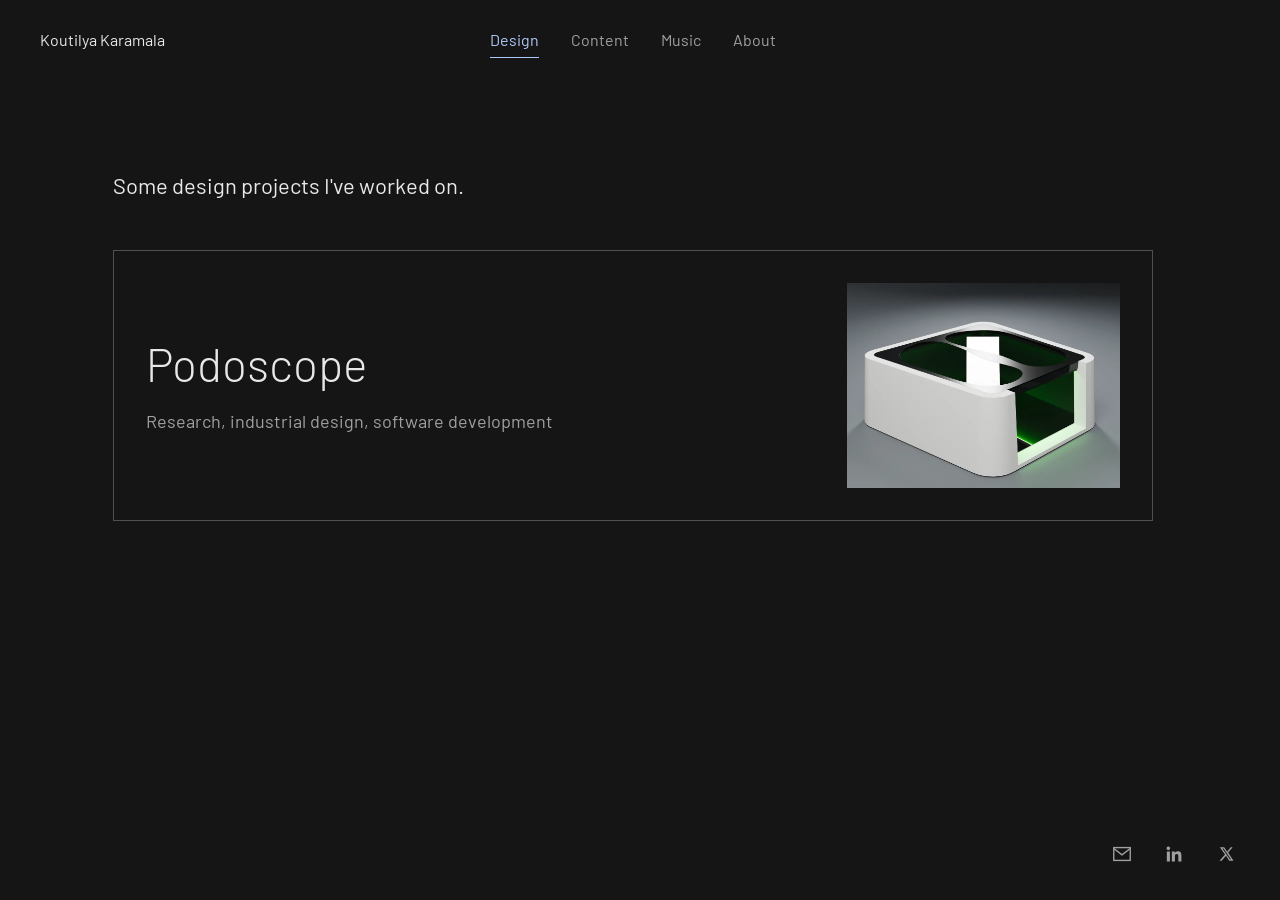
<file: Portfolio/index.html>
<!DOCTYPE html>
<html lang="en"><head><meta charset="utf-8"><meta name="viewport" content="width=device-width, initial-scale=1"><meta name="color-scheme" content="dark"><meta name="description" content="Design projects, video essays, and music by Koutilya Karamala."><title>Design | Koutilya Karamala</title><link rel="preload" href="fonts/barlow/barlow-400.ttf" as="font" type="font/ttf" crossorigin><link rel="stylesheet" href="styles.css"></head><body><a class="skip-link" href="#main-content">Skip to content</a><header><a class="site-name" href="index.html">Koutilya Karamala</a><nav aria-label="Main navigation"><a href="index.html" aria-current="page">Design</a><a href="content.html">Content</a><a href="music.html">Music</a><a href="about.html">About</a></nav></header><main id="main-content" tabindex="-1"><h1 class="sr-only">Design</h1><p class="intro">Some design projects I've worked on.</p><section class="projects" aria-label="Design projects">
<a class="project project-horizontal" href="podoscope.html">
  <div class="project-copy"><h2>Podoscope</h2><p class="project-subtitle">Research, industrial design, software development</p></div>
  <div class="thumbnail"><img src="images/podoscope/studio-round/0001.webp" width="1440" height="810" alt="Studio render of the Podoscope exterior" decoding="async"></div>
</a>
</section></main><footer aria-label="Contact"><a href="mailto:koutilya.karamala2024@bitsdesign.edu.in" aria-label="Email"><svg viewBox="0 0 24 24" fill="none" stroke="currentColor" stroke-width="1.5" aria-hidden="true"><rect x="3" y="5" width="18" height="14"/><path d="m3 6 9 7 9-7"/></svg></a><a href="https://www.linkedin.com/in/koutilya-karamala-a9b812314/" aria-label="LinkedIn" target="_blank" rel="noopener noreferrer"><svg viewBox="0 0 24 24" fill="currentColor" aria-hidden="true"><path d="M5.2 3a2.2 2.2 0 1 0 0 4.4 2.2 2.2 0 0 0 0-4.4ZM3.4 9h3.7v12H3.4V9Zm6 0H13v1.6c.5-.9 1.7-1.9 3.5-1.9 3.7 0 4.4 2.4 4.4 5.5V21h-3.7v-6c0-1.4 0-3.1-1.9-3.1s-2.2 1.5-2.2 3V21H9.4V9Z"/></svg></a><a href="https://x.com/zero1state" aria-label="X" target="_blank" rel="noopener noreferrer"><svg viewBox="0 0 24 24" fill="currentColor" aria-hidden="true"><path d="M18.9 2H22l-6.8 7.8L23.2 22h-6.3L12 14.6 5.5 22H2.3l8.2-9.4L2.8 2h6.5l4.5 6.8L18.9 2Zm-1.1 18h1.7L8.3 3.9H6.5L17.8 20Z"/></svg></a></footer></body></html>
</file>
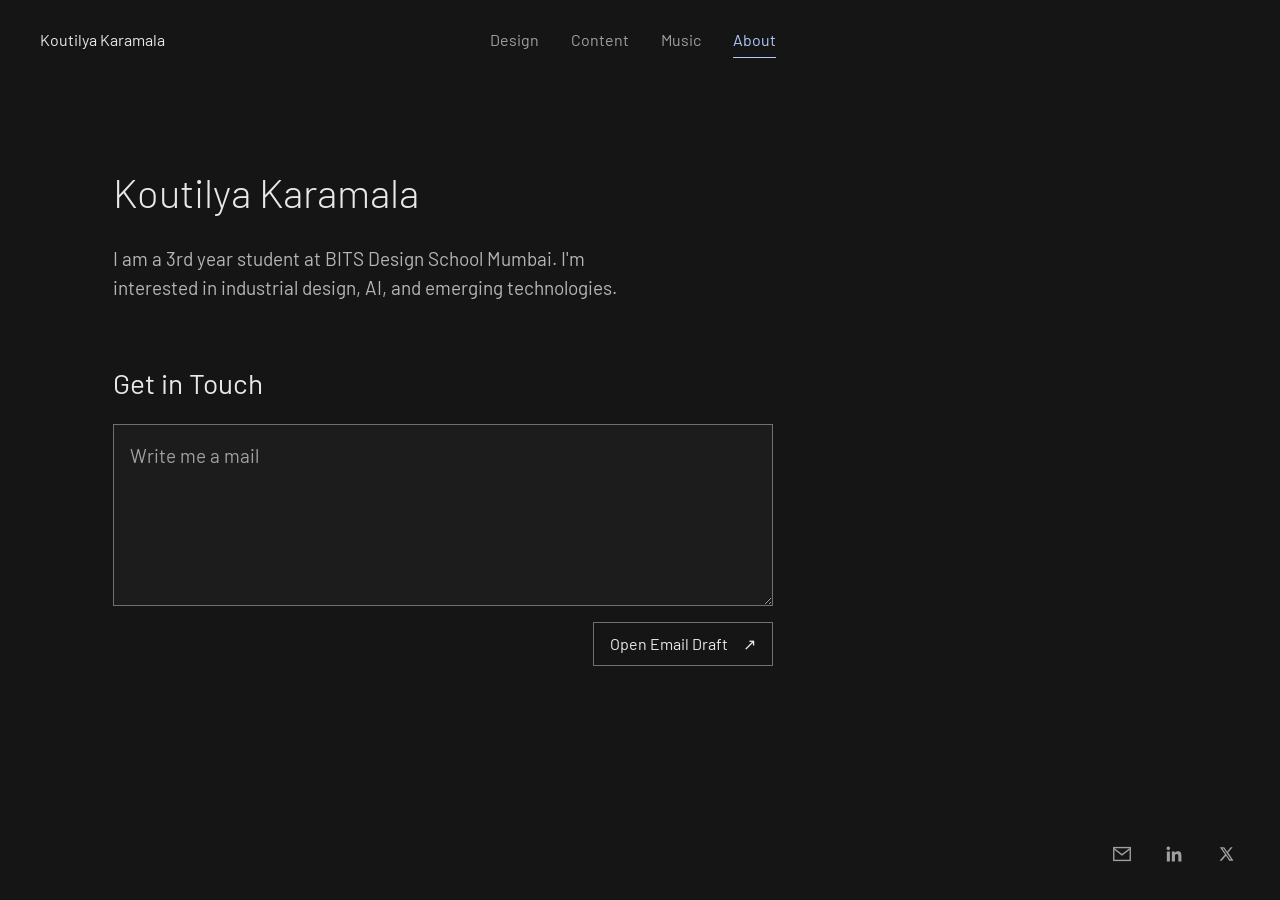
<file: Portfolio/about.html>
<!DOCTYPE html>
<html lang="en"><head><meta charset="utf-8"><meta name="viewport" content="width=device-width, initial-scale=1"><meta name="color-scheme" content="dark"><meta name="description" content="Design projects, video essays, and music by Koutilya Karamala."><title>About | Koutilya Karamala</title><link rel="preload" href="fonts/barlow/barlow-400.ttf" as="font" type="font/ttf" crossorigin><link rel="stylesheet" href="styles.css"></head><body><a class="skip-link" href="#main-content">Skip to content</a><header><a class="site-name" href="index.html">Koutilya Karamala</a><nav aria-label="Main navigation"><a href="index.html">Design</a><a href="content.html">Content</a><a href="music.html">Music</a><a href="about.html" aria-current="page">About</a></nav></header><main id="main-content" tabindex="-1"><div class="simple"><h1>Koutilya Karamala</h1><p>I am a 3rd year student at BITS Design School Mumbai. I'm interested in industrial design, AI, and emerging technologies.</p></div>
<section class="contact-section" aria-labelledby="contact-title">
<h2 id="contact-title">Get in Touch</h2>
<form id="contact-form">
<label class="sr-only" for="message">Write me a mail</label>
<textarea id="message" name="message" rows="5" maxlength="5000" required placeholder="Write me a mail"></textarea>
<div class="form-actions"><button type="submit">Open Email Draft <span aria-hidden="true">↗</span></button></div>

</form>
</section></main><script src="contact.js" defer></script><footer aria-label="Contact"><a href="mailto:koutilya.karamala2024@bitsdesign.edu.in" aria-label="Email"><svg viewBox="0 0 24 24" fill="none" stroke="currentColor" stroke-width="1.5" aria-hidden="true"><rect x="3" y="5" width="18" height="14"/><path d="m3 6 9 7 9-7"/></svg></a><a href="https://www.linkedin.com/in/koutilya-karamala-a9b812314/" aria-label="LinkedIn" target="_blank" rel="noopener noreferrer"><svg viewBox="0 0 24 24" fill="currentColor" aria-hidden="true"><path d="M5.2 3a2.2 2.2 0 1 0 0 4.4 2.2 2.2 0 0 0 0-4.4ZM3.4 9h3.7v12H3.4V9Zm6 0H13v1.6c.5-.9 1.7-1.9 3.5-1.9 3.7 0 4.4 2.4 4.4 5.5V21h-3.7v-6c0-1.4 0-3.1-1.9-3.1s-2.2 1.5-2.2 3V21H9.4V9Z"/></svg></a><a href="https://x.com/zero1state" aria-label="X" target="_blank" rel="noopener noreferrer"><svg viewBox="0 0 24 24" fill="currentColor" aria-hidden="true"><path d="M18.9 2H22l-6.8 7.8L23.2 22h-6.3L12 14.6 5.5 22H2.3l8.2-9.4L2.8 2h6.5l4.5 6.8L18.9 2Zm-1.1 18h1.7L8.3 3.9H6.5L17.8 20Z"/></svg></a></footer></body></html>
</file>
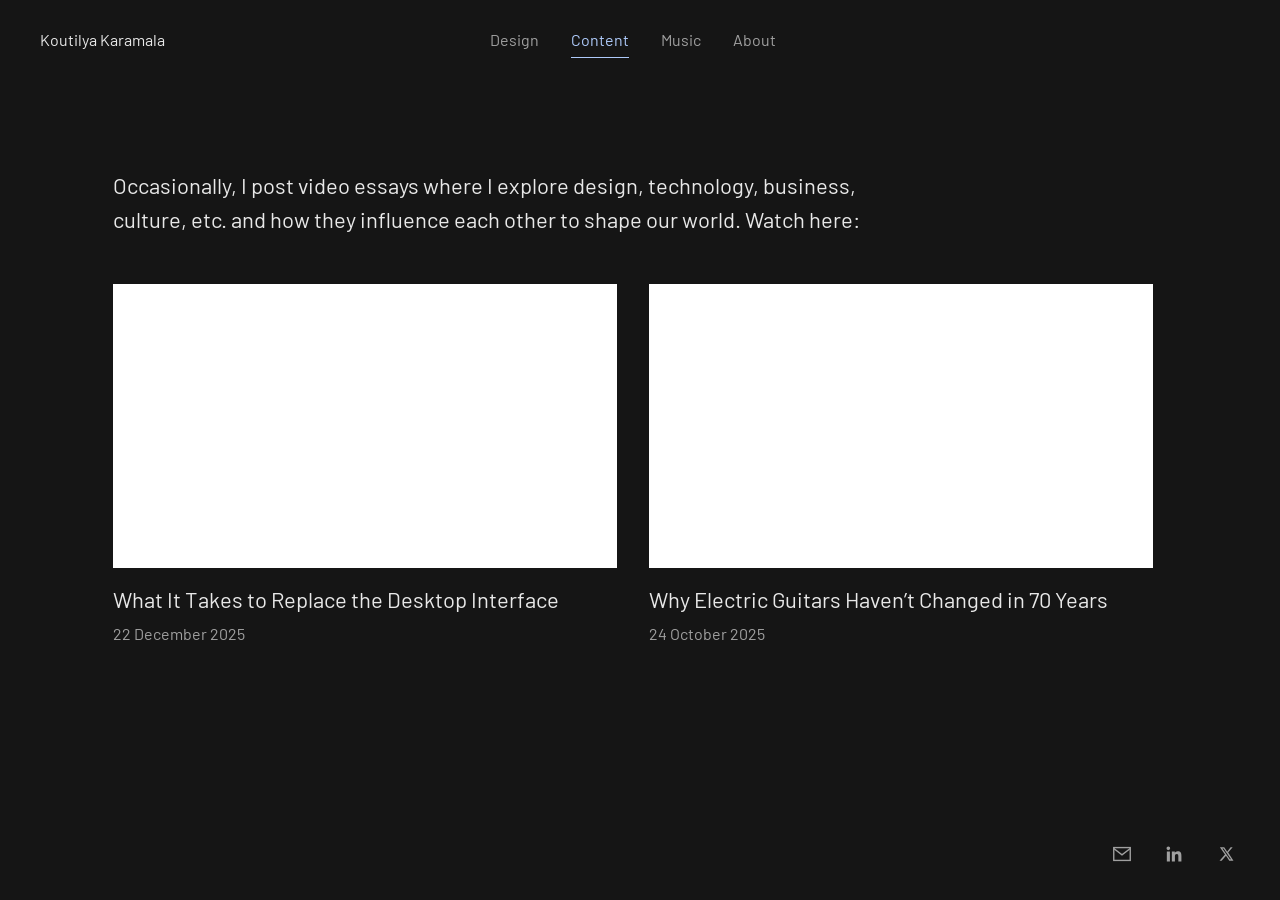
<file: Portfolio/content.html>
<!DOCTYPE html>
<html lang="en"><head><meta charset="utf-8"><meta name="viewport" content="width=device-width, initial-scale=1"><meta name="color-scheme" content="dark"><meta name="description" content="Design projects, video essays, and music by Koutilya Karamala."><title>Content | Koutilya Karamala</title><link rel="preload" href="fonts/barlow/barlow-400.ttf" as="font" type="font/ttf" crossorigin><link rel="stylesheet" href="styles.css"></head><body><a class="skip-link" href="#main-content">Skip to content</a><header><a class="site-name" href="index.html">Koutilya Karamala</a><nav aria-label="Main navigation"><a href="index.html">Design</a><a href="content.html" aria-current="page">Content</a><a href="music.html">Music</a><a href="about.html">About</a></nav></header><main id="main-content" tabindex="-1"><h1 class="sr-only">Content</h1><p class="intro video-intro">Occasionally, I post video essays where I explore design, technology, business, culture, etc. and how they influence each other to shape our world. Watch here:</p><section class="video-grid" aria-label="Video essays"><article class="video-widget">
<iframe src="https://www.youtube-nocookie.com/embed/qJjPBYTtaFE" title="What It Takes to Replace the Desktop Interface" loading="lazy" allow="accelerometer; autoplay; clipboard-write; encrypted-media; gyroscope; picture-in-picture; web-share" referrerpolicy="strict-origin-when-cross-origin" allowfullscreen></iframe>
<h2><a href="https://www.youtube.com/watch?v=qJjPBYTtaFE" target="_blank" rel="noopener noreferrer">What It Takes to Replace the Desktop Interface</a></h2>
<p class="video-date"><time datetime="2025-12-22">22 December 2025</time></p>
</article><article class="video-widget">
<iframe src="https://www.youtube-nocookie.com/embed/u8RiTBORf6I" title="Why Electric Guitars Haven’t Changed in 70 Years" loading="lazy" allow="accelerometer; autoplay; clipboard-write; encrypted-media; gyroscope; picture-in-picture; web-share" referrerpolicy="strict-origin-when-cross-origin" allowfullscreen></iframe>
<h2><a href="https://www.youtube.com/watch?v=u8RiTBORf6I" target="_blank" rel="noopener noreferrer">Why Electric Guitars Haven’t Changed in 70 Years</a></h2>
<p class="video-date"><time datetime="2025-10-24">24 October 2025</time></p>
</article></section></main><footer aria-label="Contact"><a href="mailto:koutilya.karamala2024@bitsdesign.edu.in" aria-label="Email"><svg viewBox="0 0 24 24" fill="none" stroke="currentColor" stroke-width="1.5" aria-hidden="true"><rect x="3" y="5" width="18" height="14"/><path d="m3 6 9 7 9-7"/></svg></a><a href="https://www.linkedin.com/in/koutilya-karamala-a9b812314/" aria-label="LinkedIn" target="_blank" rel="noopener noreferrer"><svg viewBox="0 0 24 24" fill="currentColor" aria-hidden="true"><path d="M5.2 3a2.2 2.2 0 1 0 0 4.4 2.2 2.2 0 0 0 0-4.4ZM3.4 9h3.7v12H3.4V9Zm6 0H13v1.6c.5-.9 1.7-1.9 3.5-1.9 3.7 0 4.4 2.4 4.4 5.5V21h-3.7v-6c0-1.4 0-3.1-1.9-3.1s-2.2 1.5-2.2 3V21H9.4V9Z"/></svg></a><a href="https://x.com/zero1state" aria-label="X" target="_blank" rel="noopener noreferrer"><svg viewBox="0 0 24 24" fill="currentColor" aria-hidden="true"><path d="M18.9 2H22l-6.8 7.8L23.2 22h-6.3L12 14.6 5.5 22H2.3l8.2-9.4L2.8 2h6.5l4.5 6.8L18.9 2Zm-1.1 18h1.7L8.3 3.9H6.5L17.8 20Z"/></svg></a></footer></body></html>
</file>
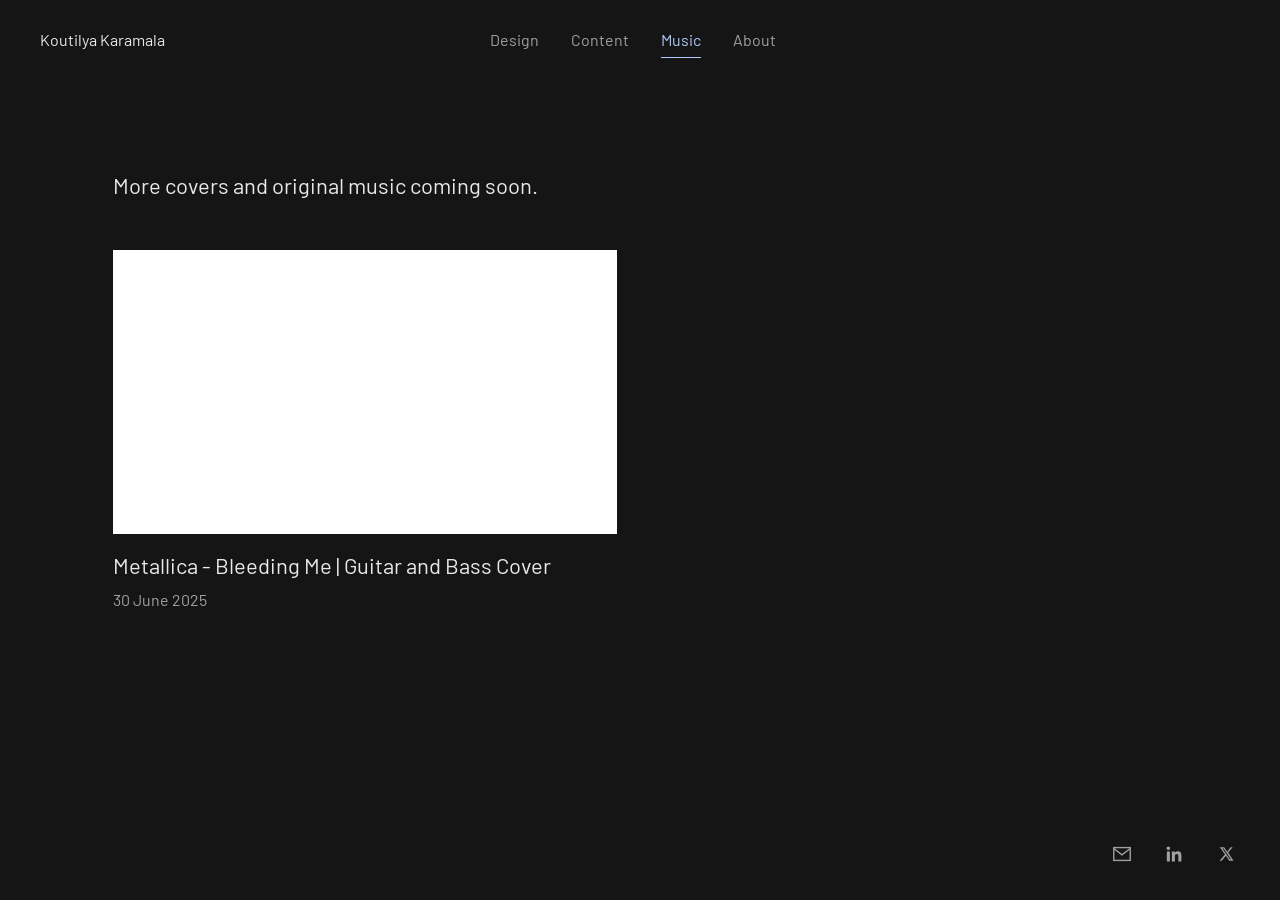
<file: Portfolio/music.html>
<!DOCTYPE html>
<html lang="en"><head><meta charset="utf-8"><meta name="viewport" content="width=device-width, initial-scale=1"><meta name="color-scheme" content="dark"><meta name="description" content="Design projects, video essays, and music by Koutilya Karamala."><title>Music | Koutilya Karamala</title><link rel="preload" href="fonts/barlow/barlow-400.ttf" as="font" type="font/ttf" crossorigin><link rel="stylesheet" href="styles.css"></head><body><a class="skip-link" href="#main-content">Skip to content</a><header><a class="site-name" href="index.html">Koutilya Karamala</a><nav aria-label="Main navigation"><a href="index.html">Design</a><a href="content.html">Content</a><a href="music.html" aria-current="page">Music</a><a href="about.html">About</a></nav></header><main id="main-content" tabindex="-1"><h1 class="sr-only">Music</h1><p class="intro video-intro">More covers and original music coming soon.</p><section class="video-grid" aria-label="Music videos"><article class="video-widget">
<iframe src="https://www.youtube-nocookie.com/embed/ipsCfWxxFDY" title="Metallica - Bleeding Me | Guitar and Bass Cover" loading="lazy" allow="accelerometer; autoplay; clipboard-write; encrypted-media; gyroscope; picture-in-picture; web-share" referrerpolicy="strict-origin-when-cross-origin" allowfullscreen></iframe>
<h2><a href="https://www.youtube.com/watch?v=ipsCfWxxFDY" target="_blank" rel="noopener noreferrer">Metallica - Bleeding Me | Guitar and Bass Cover</a></h2>
<p class="video-date"><time datetime="2025-06-30">30 June 2025</time></p>
</article></section></main><footer aria-label="Contact"><a href="mailto:koutilya.karamala2024@bitsdesign.edu.in" aria-label="Email"><svg viewBox="0 0 24 24" fill="none" stroke="currentColor" stroke-width="1.5" aria-hidden="true"><rect x="3" y="5" width="18" height="14"/><path d="m3 6 9 7 9-7"/></svg></a><a href="https://www.linkedin.com/in/koutilya-karamala-a9b812314/" aria-label="LinkedIn" target="_blank" rel="noopener noreferrer"><svg viewBox="0 0 24 24" fill="currentColor" aria-hidden="true"><path d="M5.2 3a2.2 2.2 0 1 0 0 4.4 2.2 2.2 0 0 0 0-4.4ZM3.4 9h3.7v12H3.4V9Zm6 0H13v1.6c.5-.9 1.7-1.9 3.5-1.9 3.7 0 4.4 2.4 4.4 5.5V21h-3.7v-6c0-1.4 0-3.1-1.9-3.1s-2.2 1.5-2.2 3V21H9.4V9Z"/></svg></a><a href="https://x.com/zero1state" aria-label="X" target="_blank" rel="noopener noreferrer"><svg viewBox="0 0 24 24" fill="currentColor" aria-hidden="true"><path d="M18.9 2H22l-6.8 7.8L23.2 22h-6.3L12 14.6 5.5 22H2.3l8.2-9.4L2.8 2h6.5l4.5 6.8L18.9 2Zm-1.1 18h1.7L8.3 3.9H6.5L17.8 20Z"/></svg></a></footer></body></html>
</file>
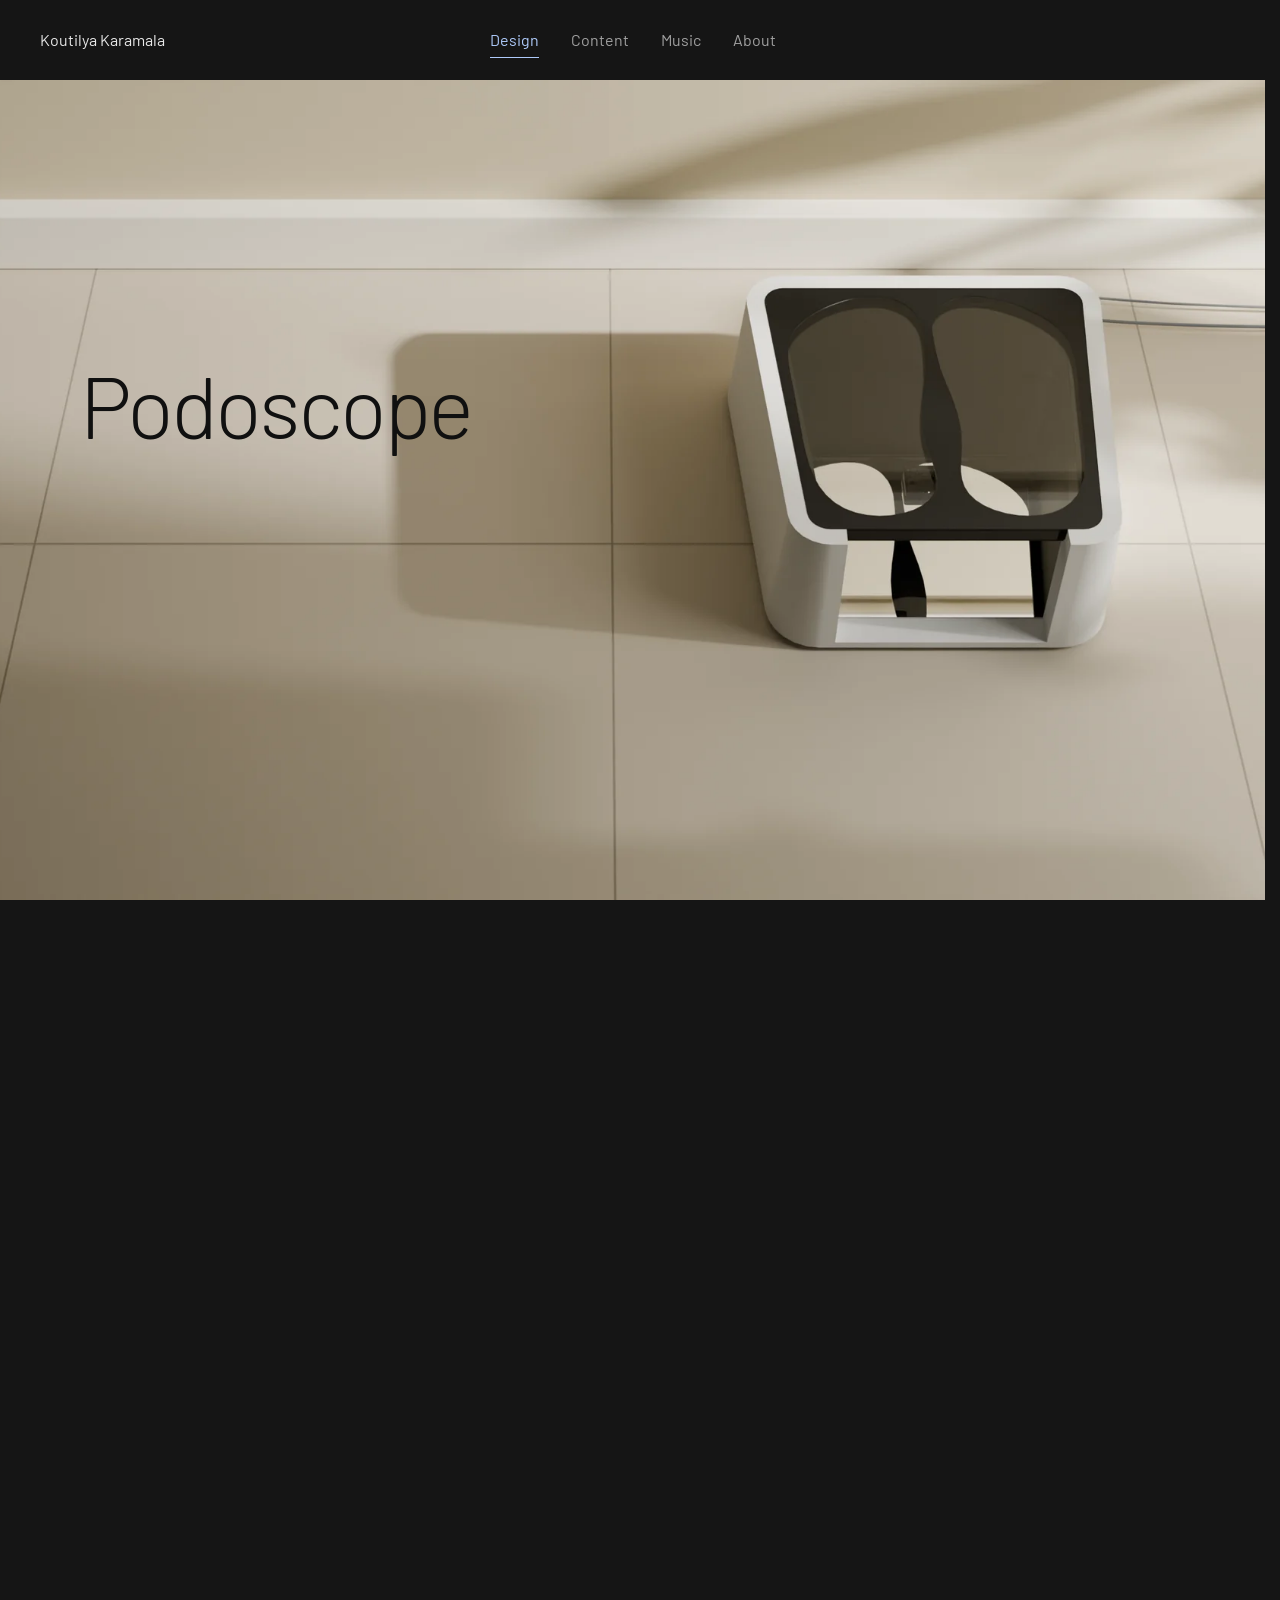
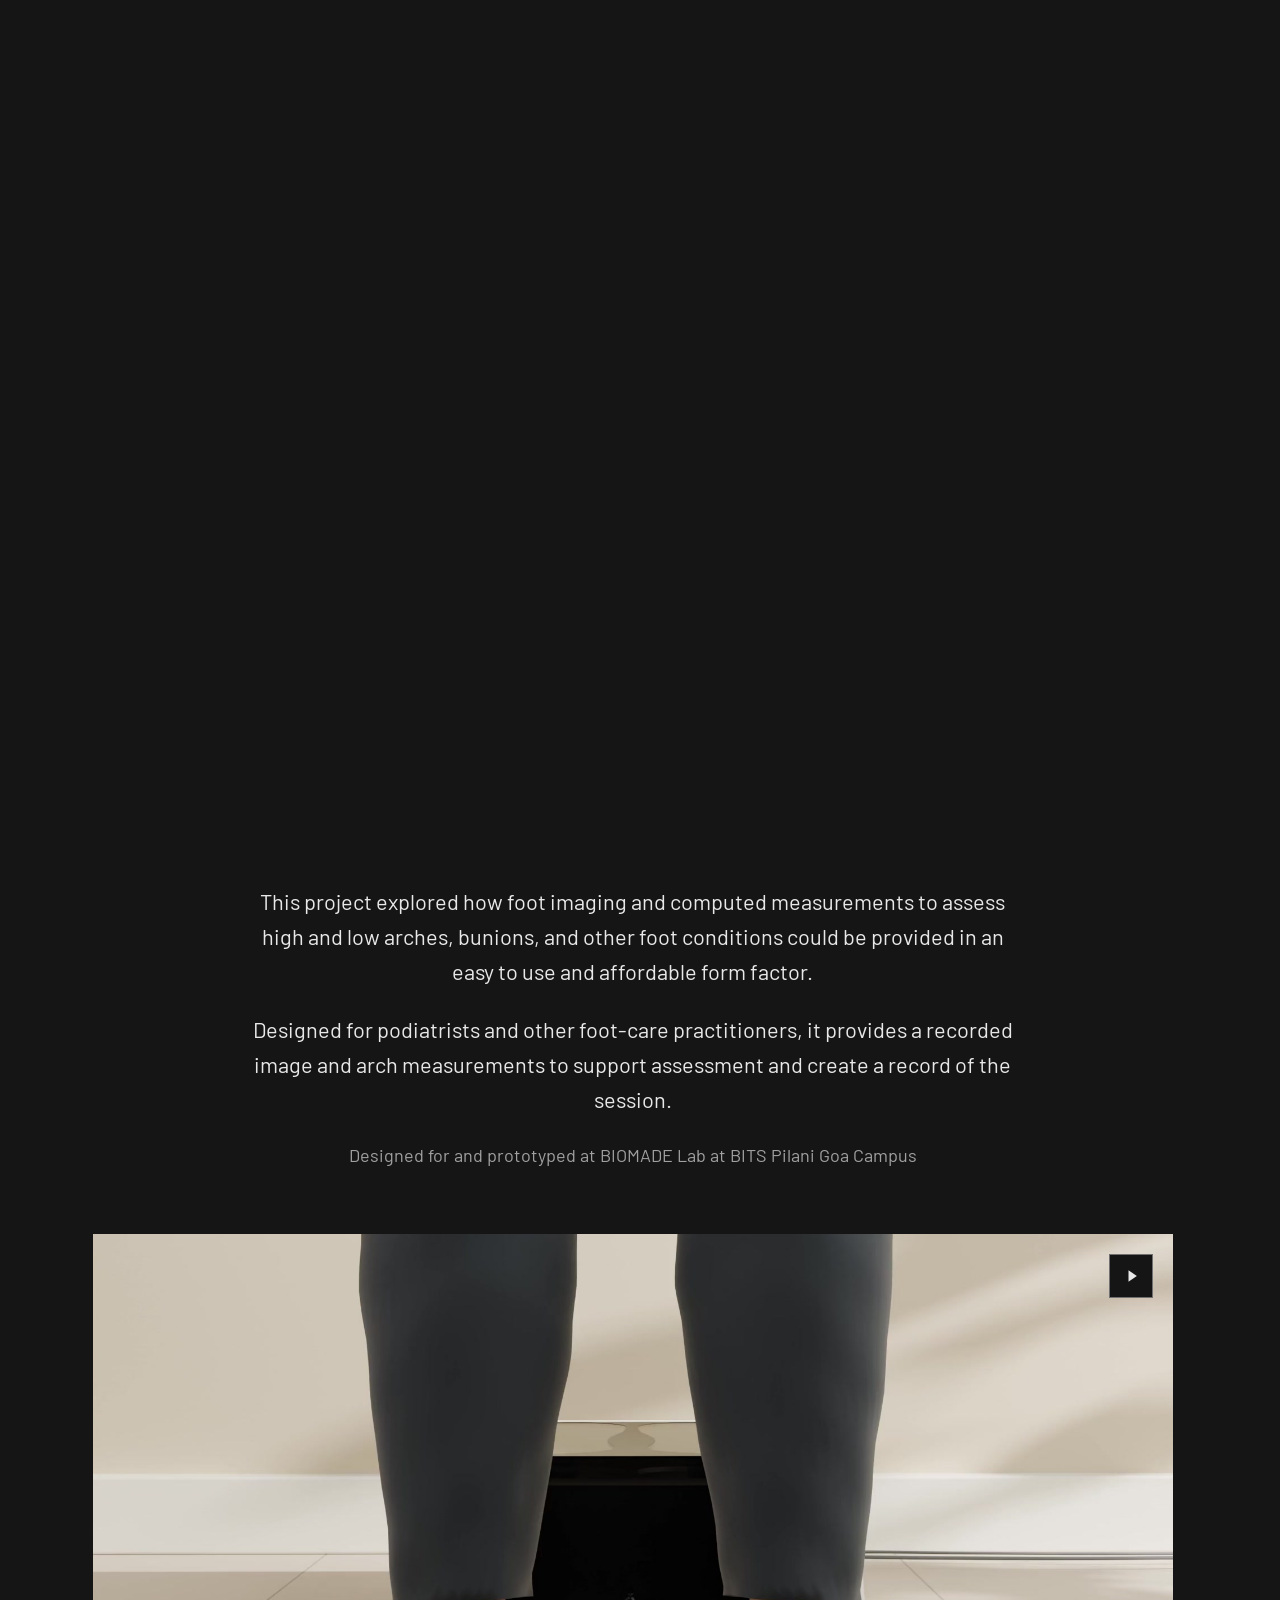
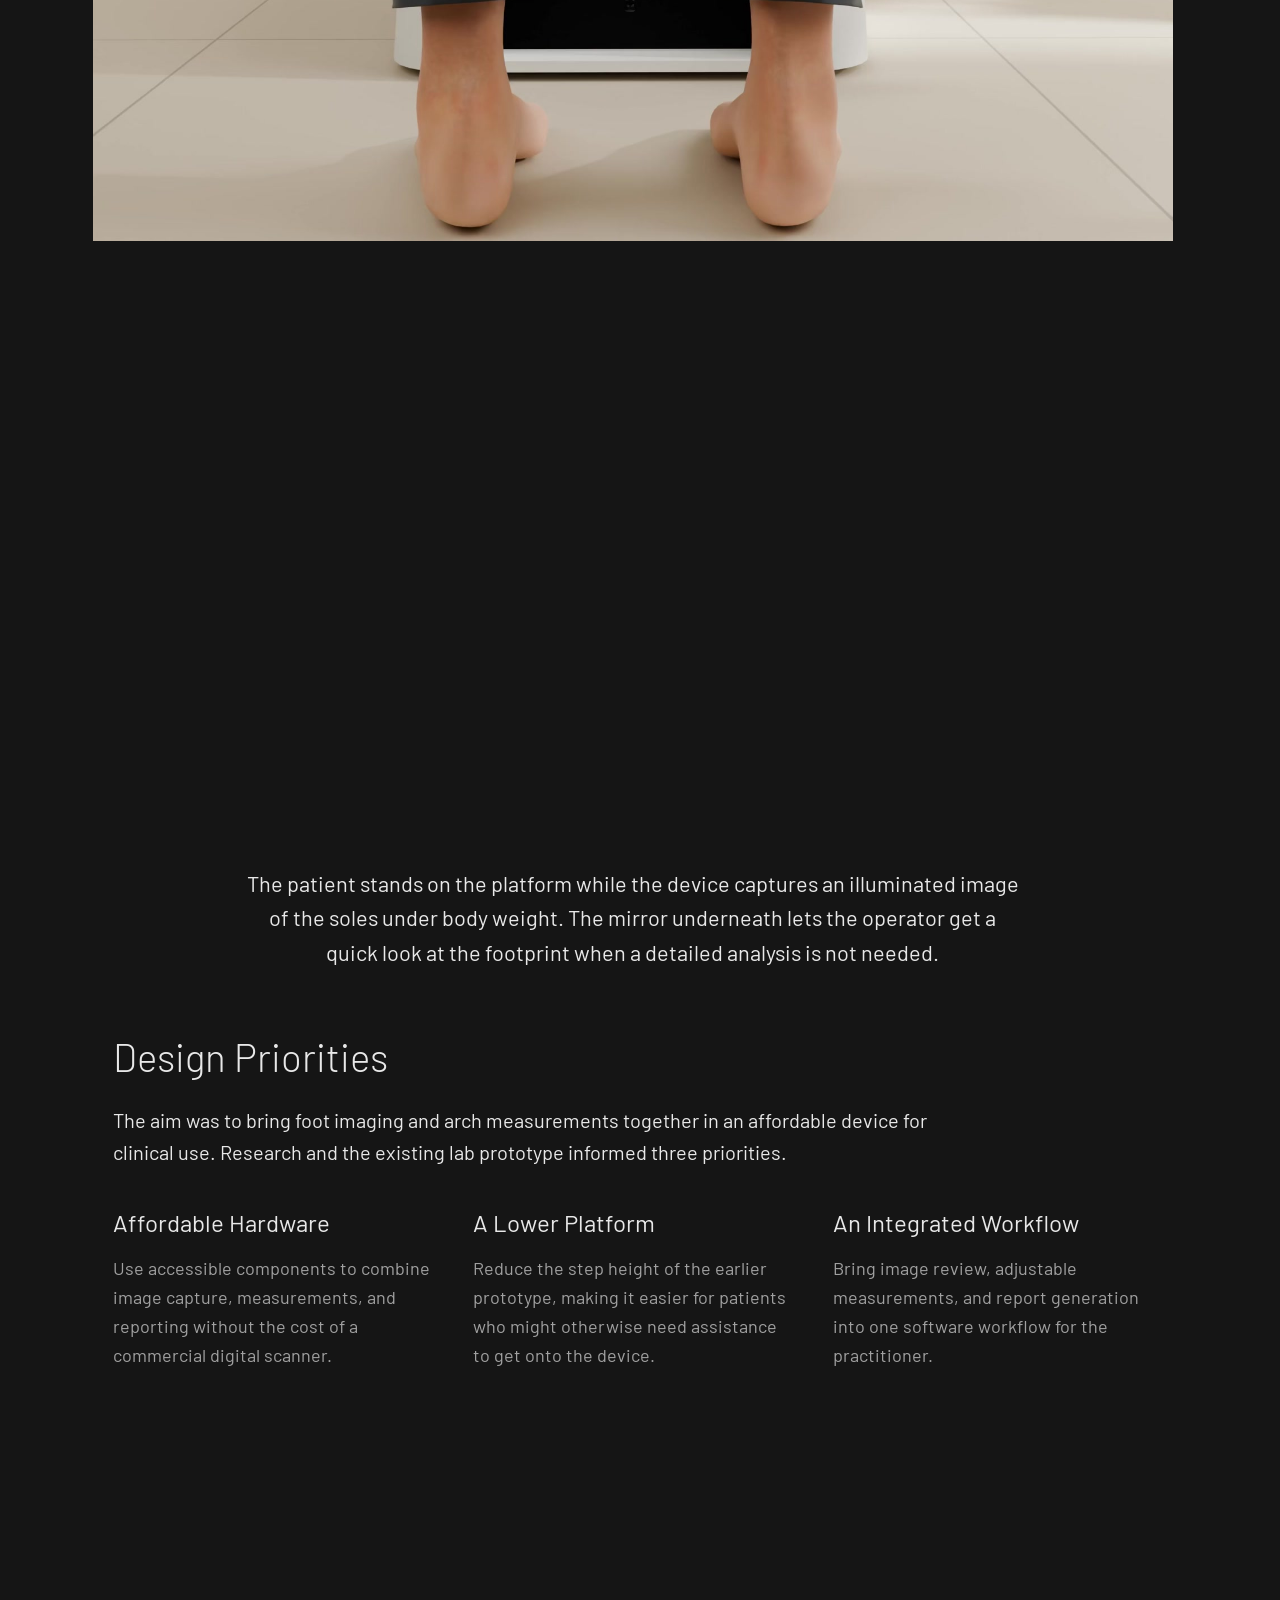
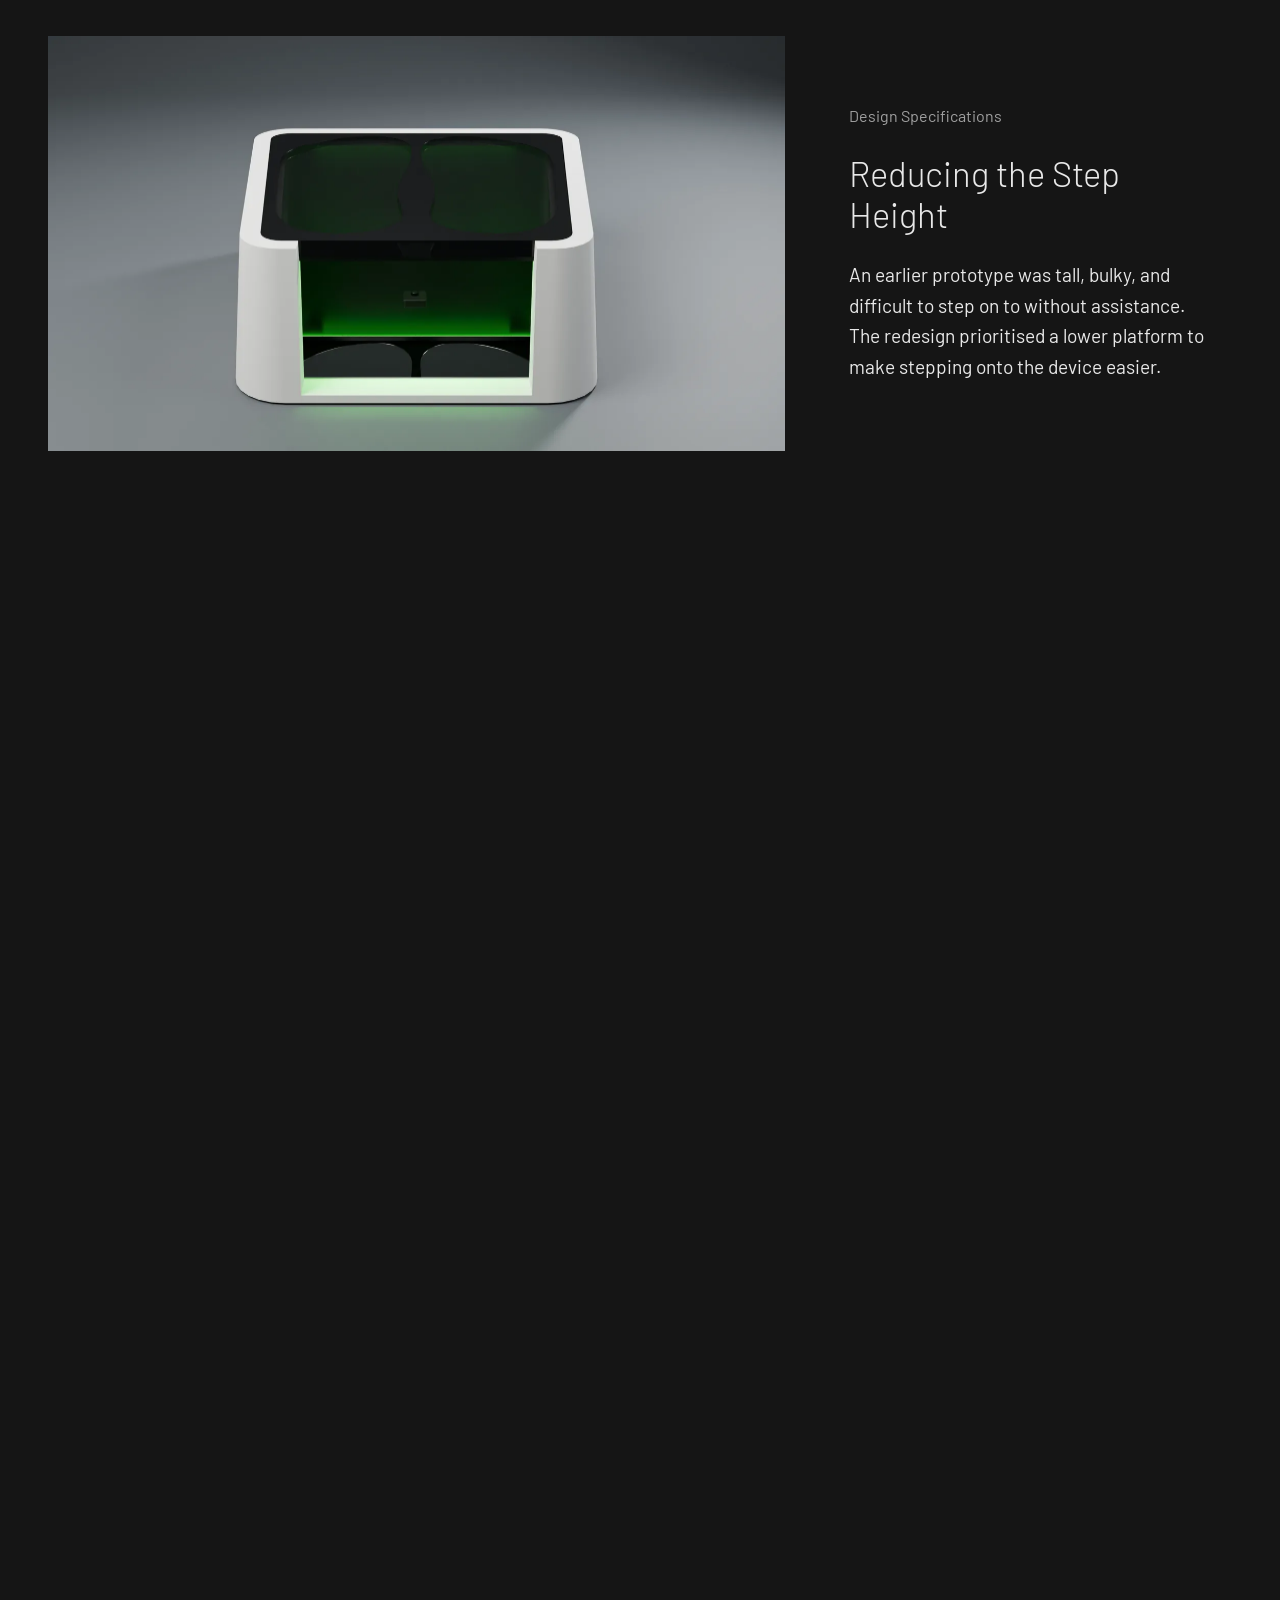
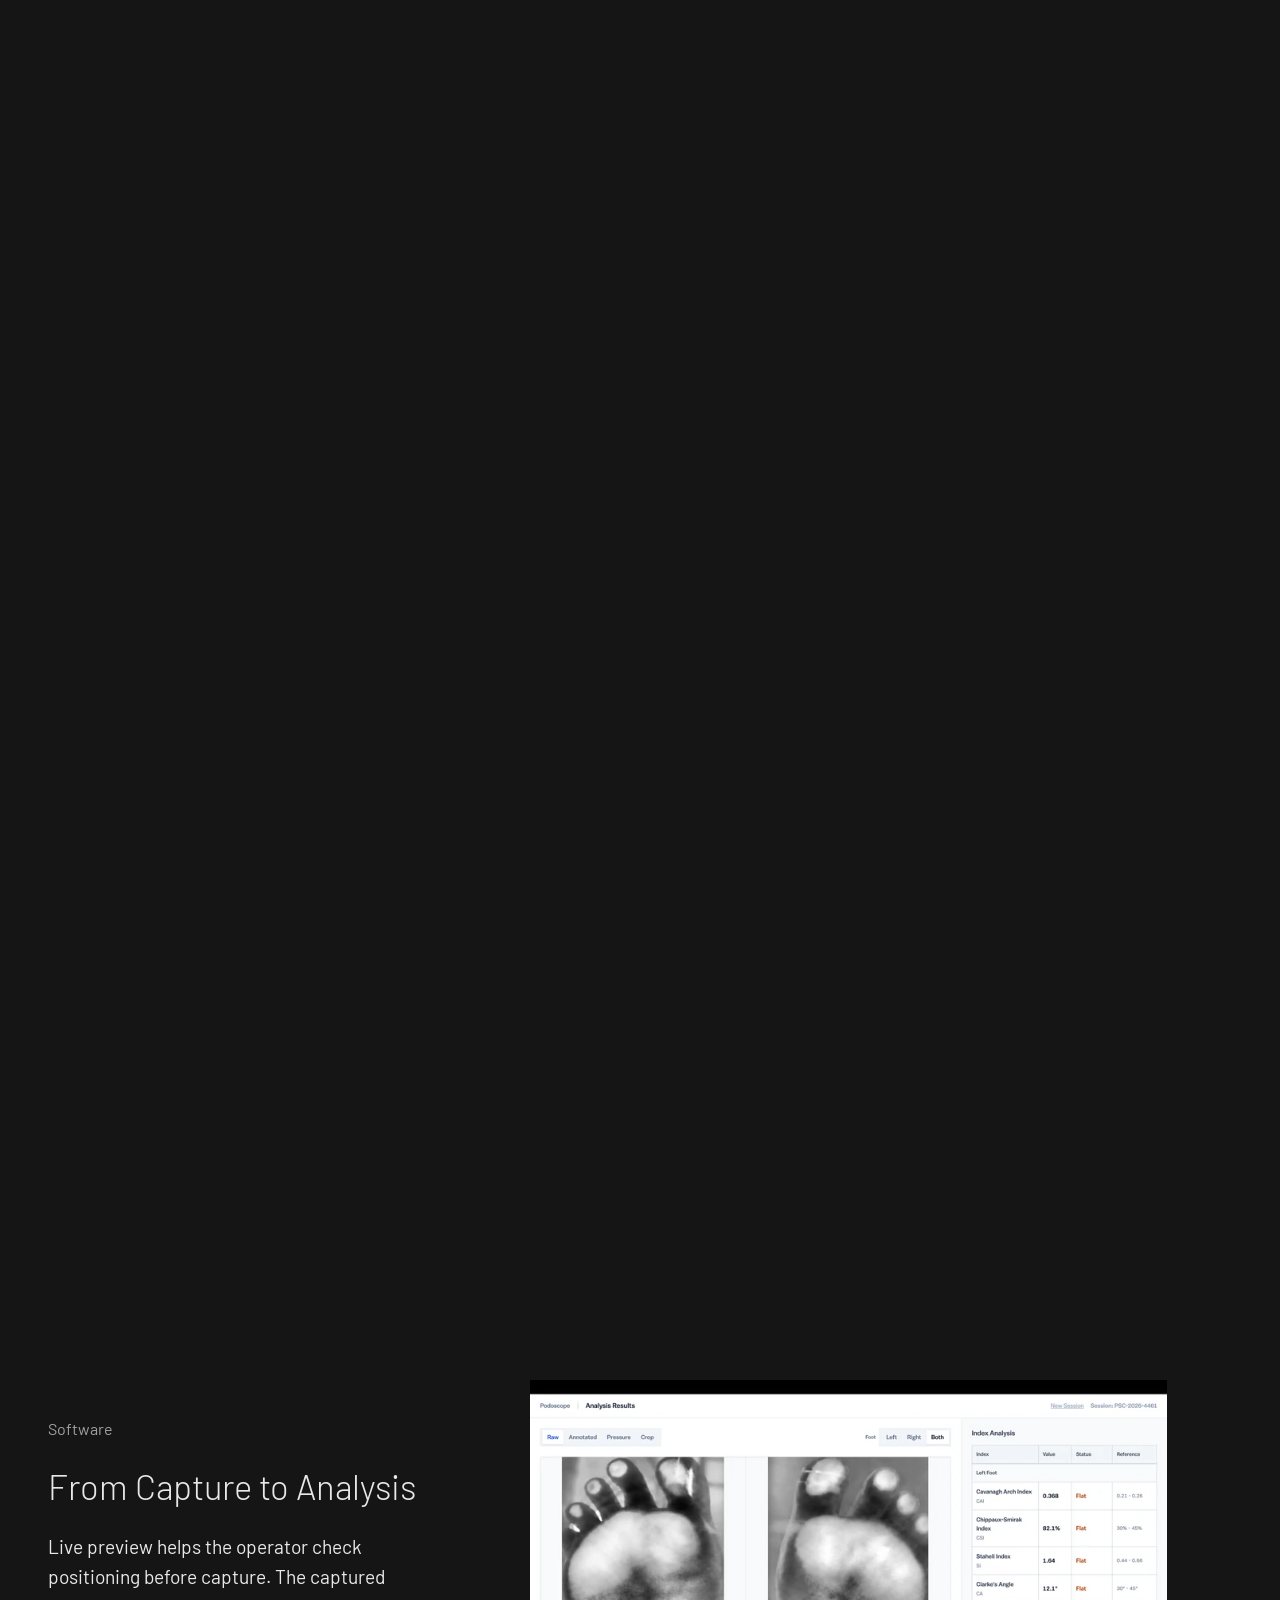
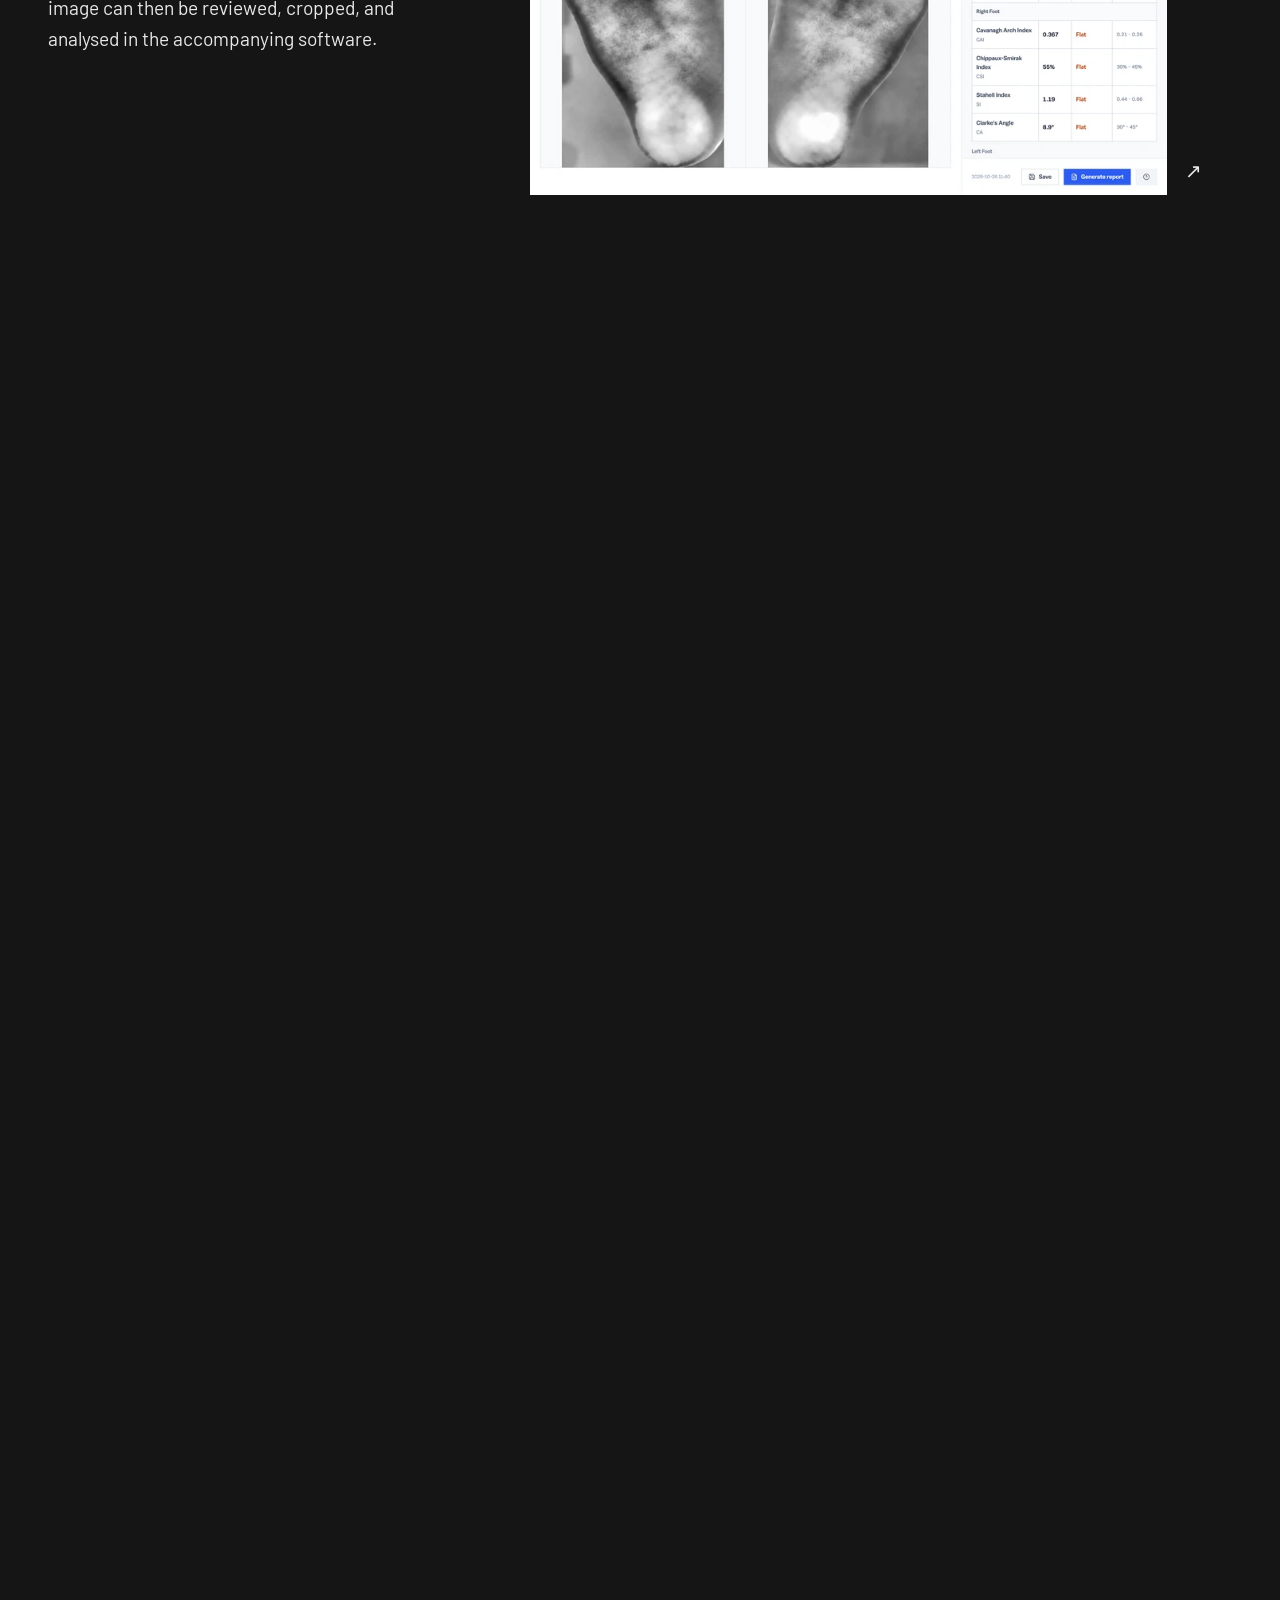
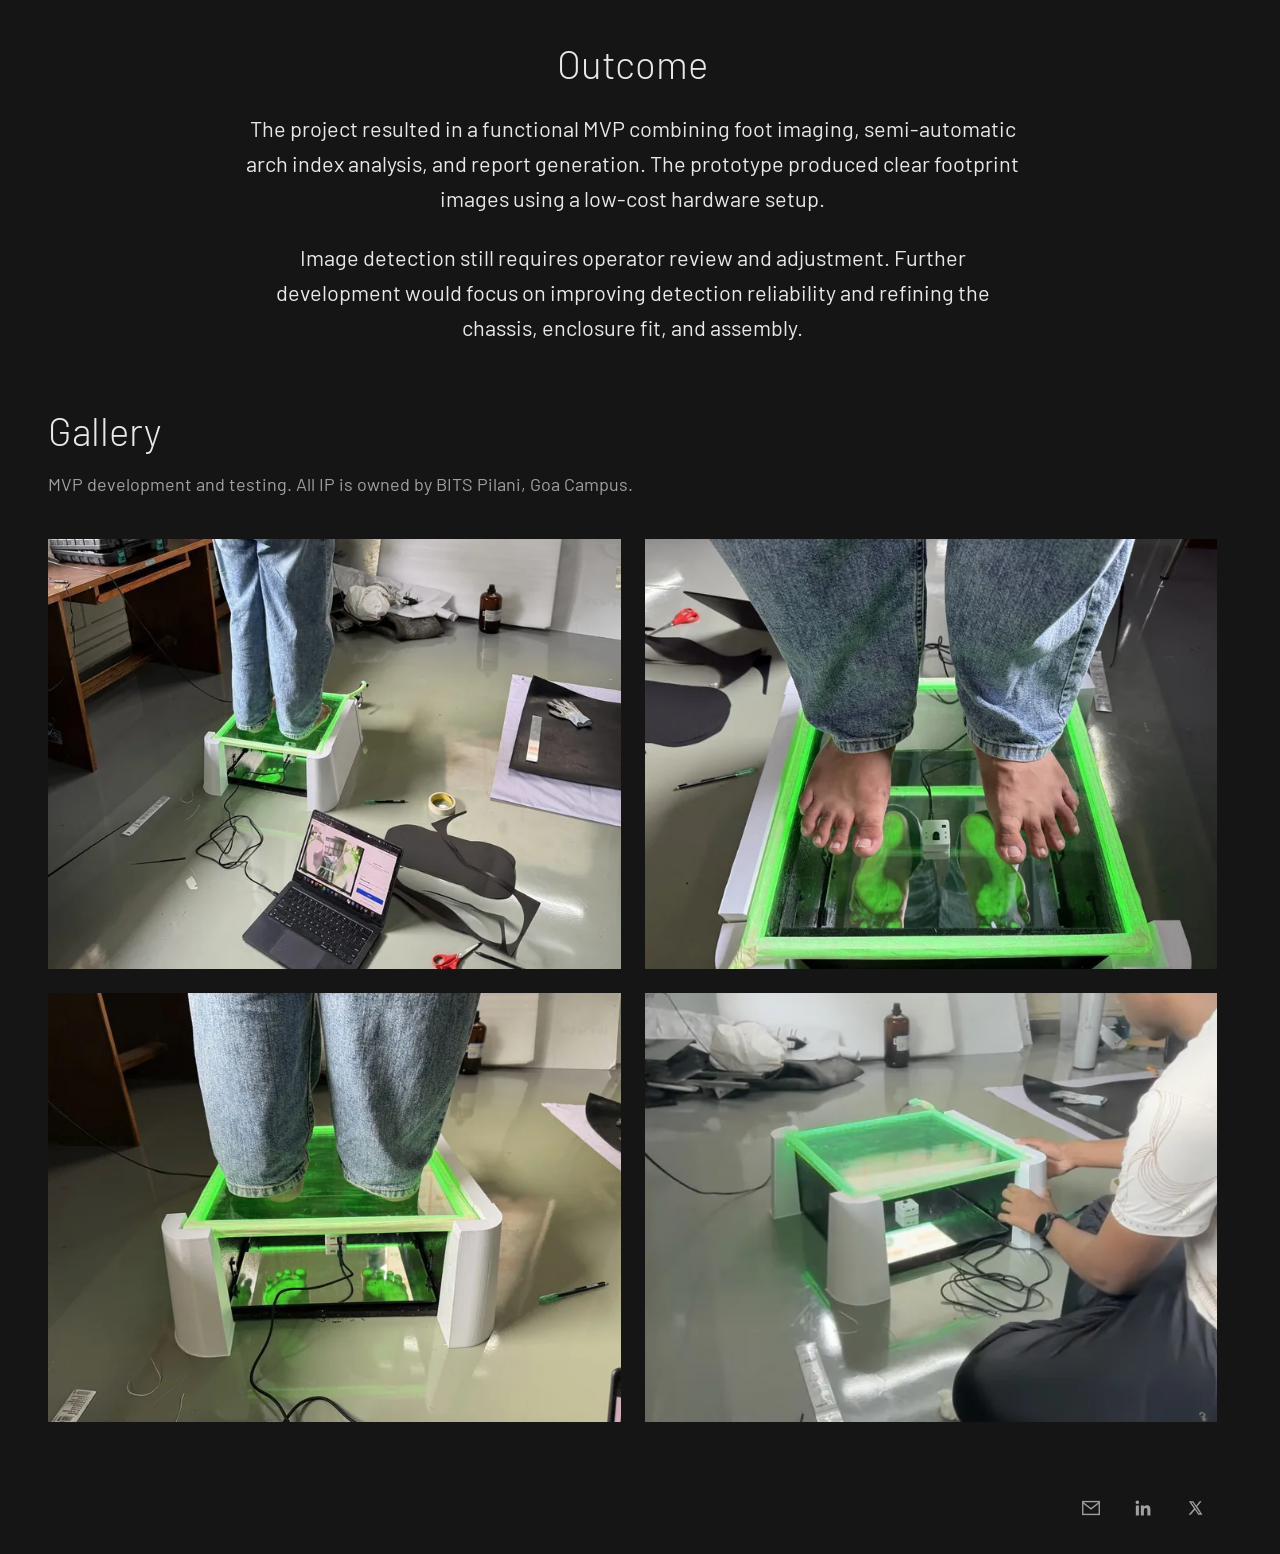
<file: Portfolio/podoscope.html>
<!DOCTYPE html>
<html lang="en"><head><meta charset="utf-8"><meta name="viewport" content="width=device-width, initial-scale=1"><meta name="color-scheme" content="dark"><meta name="description" content="A smart podoscope for foot imaging and semi-automatic arch index analysis. A design project by Koutilya Karamala."><title>Podoscope | Koutilya Karamala</title><link rel="preload" href="fonts/barlow/barlow-400.ttf" as="font" type="font/ttf" crossorigin><link rel="stylesheet" href="styles.css"><link rel="stylesheet" href="podoscope-hero.css"></head><body class="sequence-page"><a class="skip-link" href="#main-content">Skip to content</a><header><a class="site-name" href="index.html">Koutilya Karamala</a><nav aria-label="Main navigation"><a href="index.html" aria-current="true">Design</a><a href="content.html">Content</a><a href="music.html">Music</a><a href="about.html">About</a></nav></header><main id="main-content" class="podoscope-page" tabindex="-1" aria-labelledby="project-title">
<section class="sequence-track" data-sequence data-static="true" aria-label="Product introduction">
  <p class="sr-only">Scroll down to advance the product render and scroll up to reverse it. The sequence settles gently when scrolling stops.</p>
  <div class="sequence-stage">
    <picture class="sequence-poster">
      <source media="(max-width: 900px)" srcset="images/podoscope/hero/mobile-0001.webp">
      <img src="images/podoscope/hero/desktop-0001.webp" width="1920" height="1080" alt="Rendered Podoscope in a clinic, viewed from above" fetchpriority="high" decoding="async">
    </picture>
    <canvas class="sequence-canvas" role="img" aria-label="Podoscope render sequence showing its illumination as you scroll"></canvas>
    <div class="sequence-copy">
      <h1 id="project-title">Podoscope</h1>
      <p class="sequence-description">A low cost smart device for foot imaging and semi-automatic arch index measurement and analysis.</p>
    </div>
  </div>
  <p id="sequence-status" class="sr-only" role="status"></p>
</section>
<section class="podoscope-demonstration" aria-label="Purpose and demonstration">
  <div class="demonstration-intro">
    <p>This project explored how foot imaging and computed measurements to assess high and low arches, bunions, and other foot conditions could be provided in an easy to use and affordable form factor.</p>
    <p class="demonstration-audience">Designed for podiatrists and other foot-care practitioners, it provides a recorded image and arch measurements to support assessment and create a record of the session.</p>
    <p class="demonstration-credit">Designed for and prototyped at BIOMADE Lab at BITS Pilani Goa Campus</p>
  </div>
  <div class="demonstration-hold" data-demonstration-hold>
  <div class="demonstration-player" data-demonstration>
    <video controls muted playsinline preload="metadata" width="2400" height="1350" poster="images/podoscope/demonstration-poster.jpg" aria-label="Demonstration of a patient using the Podoscope" aria-describedby="demonstration-description">
      <source src="videos/podoscope/demonstration.mp4" type="video/mp4">
      Your browser does not support this video. <a href="videos/podoscope/demonstration.mp4">Download the demonstration</a>.
    </video>
    <button class="demonstration-control" type="button" hidden aria-label="Play demonstration video"><svg data-video-icon aria-hidden="true" width="20" height="20" viewBox="0 0 24 24" fill="none" stroke="currentColor" stroke-width="1.8" stroke-linecap="round" stroke-linejoin="round"><path data-control-play d="M9 5 L19 12 L9 19 Z" fill="currentColor" stroke="none"></path><path data-control-pause d="M8 5 V19 M16 5 V19" style="display:none"></path><g data-control-replay style="display:none"><path d="M4 10 A8 8 0 1 1 5 17"></path><path d="M4 4 V10 H10"></path></g></svg><span class="sr-only" data-video-label>Play</span></button>
  </div>
  </div>
  <p id="demonstration-description" class="demonstration-description">The patient stands on the platform while the device captures an illuminated image of the soles under body weight. The mirror underneath lets the operator get a quick look at the footprint when a detailed analysis is not needed.</p>
</section>

<section class="podoscope-research" aria-labelledby="research-title">
  <h2 id="research-title">Design Priorities</h2>
  <p>The aim was to bring foot imaging and arch measurements together in an affordable device for clinical use. Research and the existing lab prototype informed three priorities.</p>
  <div class="research-priorities">
    <div><h3>Affordable Hardware</h3><p>Use accessible components to combine image capture, measurements, and reporting without the cost of a commercial digital scanner.</p></div>
    <div><h3>A Lower Platform</h3><p>Reduce the step height of the earlier prototype, making it easier for patients who might otherwise need assistance to get onto the device.</p></div>
    <div><h3>An Integrated Workflow</h3><p>Bring image review, adjustable measurements, and report generation into one software workflow for the practitioner.</p></div>
  </div>
</section>

<section class="product-track" data-product-round aria-label="Product design">
  <div class="product-stage">
    <figure class="product-render">
      <img data-product-frame src="images/podoscope/studio-round/0001.webp" width="1440" height="810" alt="Proposed Podoscope exterior viewed in a studio render" loading="lazy" decoding="async">
      <canvas class="product-canvas" aria-hidden="true" hidden></canvas>
    </figure>
    <div class="product-descriptions">
      <p class="product-label">Design Specifications</p>
      <div class="product-description-stack">
      <article class="product-description" data-product-description>
        <h2>Reducing the Step Height</h2>
        <p>An earlier prototype was tall, bulky, and difficult to step on to without assistance. The redesign prioritised a lower platform to make stepping onto the device easier.</p>
      </article>
      <article class="product-description" data-product-description>
        <h2>Capturing Both Feet</h2>
        <p>A wide camera beneath the platform captures both feet. The mirror provides a quick visual check of the footprint without opening the analysis software.</p>
      </article>
      <article class="product-description" data-product-description>
        <h2>Form and Fabrication</h2>
        <p>The enclosure’s outward draft gives the form a broader visual base and a sense of stability. A working prototype combined a wooden body, an acrylic platform, and a 3D printed enclosure.</p>
      </article>
      </div>
    </div>
  </div>
</section>

<section class="software-track" data-software aria-label="Podoscope software capabilities">
  <div class="software-stage">
    <div class="software-narrative">
      <p class="software-label">Software</p>
      <div class="software-text-stack">
        <article class="software-panel" data-software-panel style="order: 0"><div class="software-copy"><h2>From Capture to Analysis</h2><p>Live preview helps the operator check positioning before capture. The captured image can then be reviewed, cropped, and analysed in the accompanying software.</p></div><figure class="software-screen" data-software-screen style="order: 1"><a href="images/podoscope/software/raw.png" data-software-open aria-label="Expand software screenshot"><img src="images/podoscope/responsive/raw-1600.webp" srcset="images/podoscope/responsive/raw-800.webp 800w, images/podoscope/responsive/raw-1600.webp 1600w" sizes="(max-width: 900px) calc(100vw - 40px), (min-width: 1500px) 860px, 62vw" width="3024" height="1964" alt="Software showing the captured foot image alongside computed arch indices" loading="lazy" decoding="async"></a></figure></article>
        <article class="software-panel" data-software-panel style="order: 2"><div class="software-copy"><h2>Adjustable Measurements</h2><p>The software calculates multiple arch indices from the scanned images. A weighted score helps make an informed diagnosis. The operator can adjust measurement points and review each result against its reference range.</p></div><figure class="software-screen" data-software-screen style="order: 3"><a href="images/podoscope/software/measurements.png" data-software-open aria-label="Expand software screenshot"><img src="images/podoscope/responsive/measurements-1600.webp" srcset="images/podoscope/responsive/measurements-800.webp 800w, images/podoscope/responsive/measurements-1600.webp 1600w" sizes="(max-width: 900px) calc(100vw - 40px), (min-width: 1500px) 860px, 62vw" width="3024" height="1964" alt="Both feet with adjustable Chippaux-Smirak measurement lines and index results" loading="lazy" decoding="async"></a></figure></article>
        <article class="software-panel" data-software-panel style="order: 4"><div class="software-copy"><h2>Colour Map</h2><p>The colour map displays differences in image intensity across the footprint, providing another way for the podiatrist to inspect the pattern of contact under body weight.</p></div><figure class="software-screen" data-software-screen style="order: 5"><a href="images/podoscope/software/comparison.png" data-software-open aria-label="Expand software screenshot"><img src="images/podoscope/responsive/comparison-1600.webp" srcset="images/podoscope/responsive/comparison-800.webp 800w, images/podoscope/responsive/comparison-1600.webp 1600w" sizes="(max-width: 900px) calc(100vw - 40px), (min-width: 1500px) 860px, 62vw" width="3024" height="1964" alt="Side-by-side foot colour maps with computed measurements and a weighted classification summary" loading="lazy" decoding="async"></a></figure></article>
        <article class="software-panel" data-software-panel style="order: 6"><div class="software-copy"><h2>Reports and Records</h2><p>Save a session with patient details and clinical notes, then generate a PDF report containing the foot images, measurements, and assessment summary. A reference guide accompanies the results.</p></div><figure class="software-screen" data-software-screen style="order: 7"><a href="images/podoscope/software/report.png" data-software-open aria-label="Expand software screenshot"><img src="images/podoscope/responsive/report-1600.webp" srcset="images/podoscope/responsive/report-800.webp 800w, images/podoscope/responsive/report-1600.webp 1600w" sizes="(max-width: 900px) calc(100vw - 40px), (min-width: 1500px) 860px, 62vw" width="3024" height="1964" alt="Software report preview containing foot images, colour maps, and an index table" loading="lazy" decoding="async"></a></figure></article>
      </div>
    </div>
    <div class="software-screens">




    </div>
  </div>
</section>
<section class="podoscope-outcome" aria-labelledby="outcome-title">
  <h2 id="outcome-title">Outcome</h2>
  <p>The project resulted in a functional MVP combining foot imaging, semi-automatic arch index analysis, and report generation. The prototype produced clear footprint images using a low-cost hardware setup.</p>
  <p>Image detection still requires operator review and adjustment. Further development would focus on improving detection reliability and refining the chassis, enclosure fit, and assembly.</p>
</section>
<section class="podoscope-gallery" aria-labelledby="gallery-title">
  <h2 id="gallery-title">Gallery</h2>
  <p class="gallery-subtitle">MVP development and testing. All IP is owned by BITS Pilani, Goa Campus.</p>
  <div class="prototype-grid">
    <figure><a href="images/podoscope/prototype-5620.jpg" data-gallery-open aria-label="Expand gallery image"><img src="images/podoscope/responsive/prototype-5620-1350.webp" srcset="images/podoscope/responsive/prototype-5620-720.webp 720w, images/podoscope/responsive/prototype-5620-1350.webp 1350w" sizes="(max-width: 600px) calc(100vw - 40px), 46vw" width="1350" height="1800" alt="Podoscope setup with someone standing on the platform and the analysis laptop nearby" loading="lazy" decoding="async" style="object-position: 50% 100%"></a></figure>
    <figure><a href="images/podoscope/prototype-5622.jpg" data-gallery-open aria-label="Expand gallery image"><img src="images/podoscope/responsive/prototype-5622-1440.webp" srcset="images/podoscope/responsive/prototype-5622-720.webp 720w, images/podoscope/responsive/prototype-5622-1440.webp 1440w" sizes="(max-width: 600px) calc(100vw - 40px), 46vw" width="1800" height="1350" alt="Top view of feet on the transparent platform above the camera and mirror" loading="lazy" decoding="async"></a></figure>
    <figure><a href="images/podoscope/prototype-5621.jpg" data-gallery-open aria-label="Expand gallery image"><img src="images/podoscope/responsive/prototype-5621-1440.webp" srcset="images/podoscope/responsive/prototype-5621-720.webp 720w, images/podoscope/responsive/prototype-5621-1440.webp 1440w" sizes="(max-width: 600px) calc(100vw - 40px), 46vw" width="1800" height="1350" alt="Feet on the illuminated platform with their reflections visible in the mirror" loading="lazy" decoding="async"></a></figure>
    <figure><a href="images/podoscope/lab-work.jpg" data-gallery-open aria-label="Expand gallery image"><img src="images/podoscope/responsive/lab-work-1440.webp" srcset="images/podoscope/responsive/lab-work-720.webp 720w, images/podoscope/responsive/lab-work-1440.webp 1440w" sizes="(max-width: 600px) calc(100vw - 40px), 46vw" width="1440" height="960" alt="Working on the illuminated Podoscope prototype in the lab" loading="lazy" decoding="async" style="object-position: 55% 55%"></a></figure>
  </div>
</section>
</main>
<footer class="podoscope-contact" aria-label="Contact"><a href="mailto:koutilya.karamala2024@bitsdesign.edu.in" aria-label="Email"><svg viewBox="0 0 24 24" fill="none" stroke="currentColor" stroke-width="1.5" aria-hidden="true"><rect x="3" y="5" width="18" height="14"/><path d="m3 6 9 7 9-7"/></svg></a><a href="https://www.linkedin.com/in/koutilya-karamala-a9b812314/" aria-label="LinkedIn" target="_blank" rel="noopener noreferrer"><svg viewBox="0 0 24 24" fill="currentColor" aria-hidden="true"><path d="M5.2 3a2.2 2.2 0 1 0 0 4.4 2.2 2.2 0 0 0 0-4.4ZM3.4 9h3.7v12H3.4V9Zm6 0H13v1.6c.5-.9 1.7-1.9 3.5-1.9 3.7 0 4.4 2.4 4.4 5.5V21h-3.7v-6c0-1.4 0-3.1-1.9-3.1s-2.2 1.5-2.2 3V21H9.4V9Z"/></svg></a><a href="https://x.com/zero1state" aria-label="X" target="_blank" rel="noopener noreferrer"><svg viewBox="0 0 24 24" fill="currentColor" aria-hidden="true"><path d="M18.9 2H22l-6.8 7.8L23.2 22h-6.3L12 14.6 5.5 22H2.3l8.2-9.4L2.8 2h6.5l4.5 6.8L18.9 2Zm-1.1 18h1.7L8.3 3.9H6.5L17.8 20Z"/></svg></a></footer>

<dialog class="gallery-dialog" aria-labelledby="gallery-viewer-title" data-gallery-dialog>
  <div class="gallery-dialog-header"><h2 id="gallery-viewer-title">Gallery</h2><button type="button" data-gallery-close aria-label="Close gallery" autofocus><svg viewBox="0 0 24 24" aria-hidden="true"><path d="m6 6 12 12 M18 6 6 18"/></svg></button></div>
  <div class="gallery-viewer">
    <button type="button" data-gallery-previous aria-label="Previous image"><svg viewBox="0 0 24 24" aria-hidden="true"><path d="m15 5-7 7 7 7"/></svg></button>
    <img data-gallery-expanded width="1800" height="1350" alt="">
    <button type="button" data-gallery-next aria-label="Next image"><svg viewBox="0 0 24 24" aria-hidden="true"><path d="m9 5 7 7-7 7"/></svg></button>
  </div>
  <p class="gallery-viewer-caption sr-only" data-gallery-caption aria-live="polite" aria-atomic="true"></p>
</dialog>
<script src="podoscope-motion.js" defer></script><script src="podoscope-frames.js" defer></script><script src="podoscope-hero.js" defer></script><script src="podoscope-video.js" defer></script><script src="podoscope-software.js" defer></script><script src="podoscope-product.js" defer></script><script src="podoscope-gallery.js" defer></script></body></html>
</file>
<file: Portfolio/styles.css>
@font-face { font-family: 'Barlow'; font-style: normal; font-weight: 300; font-display: swap; src: url('fonts/barlow/barlow-300.ttf') format('truetype'); }
@font-face { font-family: 'Barlow'; font-style: normal; font-weight: 400; font-display: swap; src: url('fonts/barlow/barlow-400.ttf') format('truetype'); }
@font-face { font-family: 'Barlow'; font-style: normal; font-weight: 500; font-display: swap; src: url('fonts/barlow/barlow-500.ttf') format('truetype'); }

:root {
  color-scheme: dark;
  --bg: #151515;
  --text: #e8e8e8;
  --muted: #a0a0a0;
  --accent: #aecafa;
  --line: #353535;
  --control-border: #707070;
}

* { box-sizing: border-box; }
html { min-height: 100%; scrollbar-gutter: stable; }
body {
  margin: 0;
  background: var(--bg);
  color: var(--text);
  font-family: 'Barlow', sans-serif;
  font-size: 19px;
  font-weight: 400;
  line-height: 1.55;
  min-height: 100svh;
}
a { color: inherit; text-decoration: none; }
a:focus-visible, textarea:focus-visible, button:focus-visible {
  outline: 2px solid var(--accent);
  outline-offset: 5px;
}
.sr-only {
  position: absolute;
  width: 1px;
  height: 1px;
  padding: 0;
  margin: -1px;
  overflow: hidden;
  clip: rect(0, 0, 0, 0);
  white-space: nowrap;
  border: 0;
}
.skip-link {
  position: fixed;
  top: 8px;
  left: 16px;
  z-index: 10;
  padding: 12px 16px;
  background: var(--text);
  color: var(--bg);
  transform: translateY(-200%);
}
.skip-link:focus { transform: translateY(0); }

/* Navigation stays centred independently of the name on wide screens. */
header {
  position: relative;
  height: 80px;
  padding: 0 40px;
  display: flex;
  justify-content: center;
  align-items: center;
}
.site-name {
  position: absolute;
  left: 40px;
  top: 0;
  min-height: 80px;
  display: flex;
  align-items: center;
  font-size: 16px;
  font-weight: 400;
}
.site-name:hover { color: var(--accent); }
nav { display: flex; gap: 32px; font-size: 16px; }
nav a {
  position: relative;
  min-height: 44px;
  display: flex;
  align-items: center;
  padding: 8px 0;
  color: var(--muted);
  transition: color .2s;
}
nav a:hover, nav a[aria-current] { color: var(--accent); }
nav a[aria-current]::after {
  content: '';
  position: absolute;
  bottom: 4px;
  left: 0;
  right: 0;
  height: 1px;
  background: var(--accent);
}

main {
  width: min(100% - 96px, 1040px);
  margin: 88px auto 144px;
}
.intro { margin: 0 0 48px; font-size: 22px; font-weight: 400; }
h1, h2 { line-height: 1.2; }
h1 { font-weight: 300; }
h2 { font-weight: 400; font-size: 23px; margin: 0; }
.simple { max-width: 660px; }
.simple h1 { font-size: 40px; margin: 0 0 28px; }
.simple p { color: #b5b5b5; max-width: 540px; }

.projects { display: grid; grid-template-columns: repeat(2, minmax(0, 1fr)); gap: 32px; }
.project { display: block; }
.thumbnail {
  aspect-ratio: 4 / 3;
  display: grid;
  place-items: center;
  background: #202020;
  border: 1px solid #303030;
  overflow: hidden;
  transition: border-color .2s, background .2s;
}
.project:hover .thumbnail, .project:focus-visible .thumbnail { border-color: #707070; background: #242424; }
.placeholder { font-size: 15px; color: #969696; }
.project-label { display: flex; justify-content: space-between; align-items: center; margin-top: 16px; }
.arrow { width: 20px; height: 20px; color: var(--muted); transition: transform .2s, color .2s; }
.project:hover .arrow { color: var(--accent); transform: translate(3px, -3px); }
.back { font-size: 16px; color: var(--muted); display: inline-flex; align-items: center; min-height: 44px; margin-bottom: 40px; }
.back:hover { color: var(--accent); }
.detail-image { margin-top: 40px; max-width: 760px; aspect-ratio: 16 / 10; }

.video-intro { max-width: 780px; }
.video-grid { display: grid; grid-template-columns: repeat(2, minmax(0, 1fr)); gap: 40px 32px; align-items: start; }
.video-widget { min-width: 0; }
.video-widget iframe { display: block; width: 100%; aspect-ratio: 16 / 9; border: 0; background: #202020; }
.video-widget h2 { font-size: 22px; line-height: 1.4; margin-top: 16px; }
.video-widget h2 a:hover { color: var(--accent); }

.contact-section { max-width: 660px; margin-top: 64px; }
.contact-section h2 { font-size: 28px; margin-bottom: 24px; }
textarea {
  display: block;
  width: 100%;
  min-height: 160px;
  padding: 16px;
  border: 1px solid var(--control-border);
  border-radius: 0;
  background: #1c1c1c;
  color: var(--text);
  font: inherit;
  resize: vertical;
}
textarea::placeholder { color: #a0a0a0; opacity: 1; }
.form-actions { display: flex; justify-content: flex-end; margin-top: 16px; }
button {
  min-height: 44px;
  padding: 10px 16px;
  border: 1px solid var(--control-border);
  border-radius: 0;
  background: transparent;
  color: var(--text);
  font: 400 16px 'Barlow', sans-serif;
  cursor: pointer;
}
button:hover { border-color: var(--accent); color: var(--accent); }
button span { margin-left: 12px; }

footer {
  position: fixed;
  bottom: 24px;
  right: 32px;
  display: flex;
  align-items: center;
  gap: 8px;
  background: var(--bg);
}
footer a { display: grid; place-items: center; width: 44px; height: 44px; color: var(--muted); transition: color .2s; }
footer a:hover { color: var(--accent); }
footer a[aria-label='Email'] svg { width: 22px; height: 22px; }
footer a[aria-label='LinkedIn'] svg { width: 20px; height: 20px; }
footer a[aria-label='X'] svg { width: 16px; height: 16px; }

@media (min-width: 1500px) { main { margin-top: 96px; } }
@media (max-width: 1000px) {
  header { height: auto; min-height: 112px; padding: 16px 32px 8px; flex-direction: column; gap: 8px; }
  .site-name { position: static; min-height: 32px; align-self: flex-start; }
}
@media (max-width: 700px) {
  body { display: flex; flex-direction: column; }
  header { padding: 16px 24px 8px; }
  nav { gap: 24px; font-size: 16px; }
  main { width: calc(100% - 48px); margin: 48px auto 80px; flex: 1; }
  .intro { font-size: 20px; margin-bottom: 32px; }
  .projects, .video-grid { grid-template-columns: 1fr; }
  .simple h1 { font-size: 34px; }
  h2 { font-size: 22px; }
  .video-widget h2 { font-size: 21px; }
  .contact-section { margin-top: 48px; }
  footer { position: static; justify-content: flex-end; margin: 0 16px 16px; }
}
@media (prefers-reduced-motion: reduce) { * { transition: none !important; } }

.video-date { margin: 8px 0 0; color: var(--muted); font-size: 16px; line-height: 1.5; font-weight: 400; }

/* Shared project subtitle. */
.project-subtitle { margin: 8px 0 0; font-size: 16px; line-height: 1.5; color: var(--muted); max-width: 40ch; }
.case-study { margin-top: 32px; }
.case-study figure { margin: 0; }
.case-study figcaption { margin-top: 12px; font-size: 16px; line-height: 1.5; color: var(--muted); }
.case-section { margin-top: 112px; }
.case-section h2 { font-size: clamp(28px, 3vw, 36px); font-weight: 300; margin: 0 0 24px; }
.case-section p { margin: 0; color: #b5b5b5; }
.image-view-grid { display: grid; grid-template-columns: repeat(2, minmax(0, 1fr)); gap: 40px 64px; }
.image-view-grid h3 { margin: 0 0 12px; font-size: 22px; font-weight: 400; line-height: 1.3; }
.case-end { margin-top: 80px; margin-bottom: 0; }
@media (max-width: 700px) {
  .case-section { margin-top: 64px; }
  .image-view-grid { grid-template-columns: 1fr; gap: 32px; }
}

/* Horizontal project widget, following the supplied layout reference. */
.projects { grid-template-columns: 1fr; }
.project-horizontal {
  display: grid;
  grid-template-columns: minmax(0, 1fr) minmax(180px, 28%);
  gap: 40px;
  align-items: center;
  padding: 32px;
  border: 1px solid #505050;
  transition: border-color .2s, background .2s;
}
.project-horizontal:hover { border-color: #888; background: #1a1a1a; }
.project-horizontal h2 { font-size: clamp(30px, 3.6vw, 48px); font-weight: 300; }
.project-horizontal .project-subtitle { margin-top: 16px; max-width: none; font-size: 18px; }
.project-horizontal .thumbnail { aspect-ratio: 4 / 3; border: 0; background: #202020; }
.gallery-page > h1 { font-size: clamp(44px, 5vw, 64px); font-weight: 300; line-height: 1.1; margin: 0; }
.gallery-section { margin-top: 64px; }
.gallery-section h2 { font-size: 28px; font-weight: 300; margin: 0 0 32px; }
.photo-gallery { display: grid; grid-template-columns: repeat(2, minmax(0, 1fr)); gap: 32px; align-items: start; }
.photo-gallery figure { margin: 0; }
.photo-gallery a { display: block; }
.photo-gallery img { display: block; width: 100%; height: auto; background: #202020; }
@media (max-width: 700px) {
  .project-horizontal { grid-template-columns: minmax(0, 1fr) 34%; gap: 20px; padding: 24px; }
  .project-horizontal h2 { font-size: 30px; }
  .project-horizontal .project-subtitle { font-size: 16px; margin-top: 12px; }
  .gallery-section { margin-top: 48px; }
  .photo-gallery { grid-template-columns: 1fr; gap: 24px; }
}
@media (max-width: 420px) {
  .project-horizontal { padding: 16px; gap: 16px; grid-template-columns: minmax(0, 1fr) 30%; }
  .project-horizontal h2 { font-size: 26px; }
  .project-horizontal .project-subtitle { font-size: 15px; }
}
/* Keep contact links below long project content so they never cover photos. */
.case-study ~ footer { position: static; justify-content: flex-end; margin: 0 32px 24px; }
@media (max-width: 700px) { .case-study ~ footer { margin: 0 16px 16px; } }

/* Podoscope: an image-led case study with ordinary document scrolling. */
.podoscope-story h1 { font-size: clamp(48px, 6vw, 80px); line-height: 1.1; margin: 0 0 24px; }
.podoscope-story img { display: block; width: 100%; height: auto; }
.case-lead { max-width: 680px; font-size: clamp(21px, 2.1vw, 26px); line-height: 1.5; margin: 0; }
.podoscope-story .story-hero-image { margin-top: 48px; }
.story-hero-image img { aspect-ratio: 16 / 10; object-fit: cover; object-position: center; }
.story-introduction { display: grid; grid-template-columns: minmax(0, 1fr) minmax(0, 1.5fr); gap: 64px; }
.story-introduction p + p, .story-text p + p { margin-top: 20px; }
.consideration-list { margin: 0; display: grid; grid-template-columns: repeat(2, minmax(0, 1fr)); gap: 32px 64px; }
.consideration-list dt { font-size: 21px; margin-bottom: 8px; }
.consideration-list dd { margin: 0; color: #b5b5b5; max-width: 44ch; }
.story-split { display: grid; grid-template-columns: repeat(2, minmax(0, 1fr)); gap: 64px; align-items: center; }
.story-text { max-width: 48ch; }
.story-text h3 { font-size: 24px; font-weight: 400; margin: 32px 0 16px; }
.story-split img { max-height: 600px; object-fit: contain; }
.story-design-notes { display: grid; grid-template-columns: repeat(2, minmax(0, 1fr)); gap: 64px; }
.story-section-heading { max-width: 680px; margin-bottom: 40px; }
.story-software > a { display: block; }
.story-software figcaption { display: flex; justify-content: space-between; align-items: baseline; gap: 24px; flex-wrap: wrap; }
.story-software figcaption a { color: var(--text); text-decoration: underline; text-underline-offset: 4px; display: inline-flex; align-items: center; min-height: 44px; }
@media (max-width: 700px) {
  .story-introduction, .story-split, .story-design-notes { grid-template-columns: 1fr; gap: 24px; }
  .story-introduction > h2 { margin-bottom: 0; }
  .consideration-list { grid-template-columns: 1fr; gap: 24px; }
  .story-split:not(.story-image-first) .story-text { order: 2; }
  .story-section-heading { margin-bottom: 24px; }
  .podoscope-story .story-hero-image { margin-top: 32px; }
  .story-hero-image img { aspect-ratio: 4 / 3; }
}

/* Frame the product itself inside the compact homepage thumbnail. */
.project-horizontal .thumbnail { position: relative; }
.project-horizontal .thumbnail img { display: block; width: 100%; height: 100%; object-fit: cover; object-position: center; }

@media (max-width: 700px) {
  html { scrollbar-gutter: auto; }
  body { -webkit-text-size-adjust: 100%; }
  .project-horizontal { grid-template-columns: 1fr; padding: 20px; gap: 24px; }
  .project-horizontal .thumbnail { width: 100%; aspect-ratio: 16 / 9; }
  .project-horizontal .project-subtitle { font-size: 16px; }
  textarea { font-size: 18px; }
}
</file>
<file: Portfolio/podoscope-hero.css>
/* Scroll-controlled introduction followed by the demonstration. */
.sequence-page {
  --hero-header-height: 80px;
  --section-gap: clamp(48px, 5vw, 72px);
  display: block;
}
.sequence-page header {
  position: sticky;
  top: 0;
  z-index: 5;
  height: var(--hero-header-height);
  background: var(--bg);
}
.sequence-page .sequence-track {
  position: relative;
  width: 100%;
  height: 260svh;
  margin: 0;
}
.sequence-stage {
  position: sticky;
  top: var(--hero-header-height);
  width: 100%;
  height: calc(100svh - var(--hero-header-height));
  overflow: hidden;
  background: #c4bca8;
}
.sequence-poster, .sequence-poster img, .sequence-canvas {
  position: absolute;
  inset: 0;
  width: 100%;
  height: 100%;
  display: block;
}
.sequence-poster img { object-fit: cover; object-position: 78% 10%; }
.sequence-canvas { visibility: hidden; }
.sequence-stage[data-ready='true'] .sequence-canvas { visibility: visible; }
.sequence-stage[data-ready='true'] .sequence-poster { visibility: hidden; }
.sequence-track[data-static='true'] { height: calc(100svh - var(--hero-header-height)); }
.sequence-copy {
  position: absolute;
  z-index: 2;
  left: clamp(32px, 6.25vw, 120px);
  top: 34%;
  width: min(40%, 560px);
  color: #101010;
  pointer-events: none;
}
.sequence-copy h1 {
  margin: 0;
  font-size: clamp(54px, 6.8vw, 108px);
  font-weight: 300;
  line-height: 1.05;
  letter-spacing: -0.035em;
}
.sequence-description {
  margin: 24px 0 0;
  max-width: 34ch;
  font-size: clamp(18px, 1.65vw, 24px);
  font-weight: 400;
  line-height: 1.5;
}
.sequence-track[data-enhanced='true'] .sequence-description {
  opacity: var(--description-opacity, 0);
  transform: translateY(var(--description-offset, 12px));
}
.sequence-track[data-static='true'] .sequence-description {
  opacity: 1;
  transform: none;
}
@media (max-width: 1000px) {
  .sequence-page { --hero-header-height: 112px; }
}
@media (max-width: 900px) {
  .sequence-copy {
    left: 24px;
    top: 24px;
    width: calc(100% - 48px);
    max-width: 420px;
  }
  .sequence-copy h1 { font-size: clamp(42px, 8vw, 68px); }
  .sequence-description { margin-top: 16px; max-width: 34ch; font-size: 18px; }
}
@media (max-height: 520px) and (min-aspect-ratio: 1/1) {
  .sequence-copy { top: 20%; width: 43%; max-width: 420px; }
  .sequence-copy h1 { font-size: clamp(36px, 7vw, 64px); }
  .sequence-description { font-size: 16px; margin-top: 12px; }
}
@media (max-width: 380px) {
  .sequence-description { font-size: 16px; }
}
@media (prefers-reduced-motion: reduce) {
  .sequence-page .sequence-track { height: calc(100svh - var(--hero-header-height)); }
}

.sequence-page .podoscope-page { width: 100%; margin: 0; }
.podoscope-demonstration {
  --demonstration-gap: var(--section-gap);
  width: min(100% - 96px, 1280px);
  margin: 0 auto;
  padding: 0;
}
.demonstration-intro, .demonstration-description {
  max-width: 780px;
  margin: 0 auto;
  text-align: center;
  font-size: clamp(19px, 1.7vw, 24px);
  line-height: 1.6;
}
.demonstration-intro p { margin: 0; }
.demonstration-intro p + p { margin-top: 24px; color: var(--muted); font-size: 18px; }
.demonstration-player {
  position: relative;
  width: min(100%, 1080px, calc((100svh - var(--hero-header-height) - 64px) * 1.777778));
  margin: var(--demonstration-gap) auto;
  background: #c4bca8;
}
.demonstration-player video { display: block; width: 100%; height: auto; aspect-ratio: 16 / 9; }
.demonstration-control {
  position: absolute;
  top: 20px;
  right: 20px;
  display: inline-flex;
  align-items: center;
  justify-content: center;
  width: 44px;
  height: 44px;
  padding: 10px;
  border: 1px solid var(--control-border);
  border-radius: 0;
  background: #151515;
  color: #e8e8e8;
  font: 400 16px 'Barlow', sans-serif;
  cursor: pointer;
}
.demonstration-control[hidden] { display: none; }
.demonstration-control:hover { border-color: var(--accent); color: var(--accent); }
.demonstration-control [data-video-icon] { display: block; flex: none; width: 20px; height: 20px; }
@media (max-width: 600px) {
  .podoscope-demonstration { width: calc(100% - 40px); }
  .demonstration-intro p + p { font-size: 16px; }
  .demonstration-control { top: 12px; right: 12px; }
}

/* Shared software screen and a stationary label above changing copy. */
.software-track { position: relative; }
.software-stage { display: block; grid-template-columns: minmax(0, 0.8fr) minmax(0, 1.6fr); align-items: center; gap: clamp(32px, 5vw, 80px); width: min(100% - 96px, 1360px); margin: 0 auto; }
.software-narrative, .software-text-stack { display: block; }
.software-screens { display: none; }
.software-label { grid-column: 1 / -1; order: -1; margin: 0 0 24px; color: var(--muted); font-size: 16px; }
.software-panel { padding: 0; }
.software-panel + .software-panel { margin-top: 48px; }
.software-panel .software-screen { margin-top: 24px; }
.software-copy { text-align: left; }
.software-copy h2 { margin: 0 0 24px; font-size: clamp(26px, 2.7vw, 40px); font-weight: 300; }
.software-copy > p:last-child { margin: 0; font-size: clamp(18px, 1.5vw, 21px); line-height: 1.6; }
.software-screen { width: 100%; margin: 0; }
.software-screen img { display: block; width: 100%; height: auto; aspect-ratio: 16 / 9; object-fit: contain; }
.software-track[data-enhanced='true'] { height: 400svh; }
.software-track[data-enhanced='true'] .software-stage { display: grid; position: sticky; top: var(--hero-header-height); height: calc(100svh - var(--hero-header-height)); padding: 32px 0; }
.software-track[data-enhanced='true'] .software-narrative { display: block; }
.software-track[data-enhanced='true'] .software-label { margin-bottom: 24px; }
.software-track[data-enhanced='true'] .software-text-stack, .software-track[data-enhanced='true'] .software-screens { display: grid; }
.software-track[data-enhanced='true'] .software-panel { grid-area: 1 / 1; align-self: start; margin: 0; padding: 0; pointer-events: none; }
.software-track[data-enhanced='true'] .software-screen { grid-area: 1 / 1; max-width: calc((100svh - var(--hero-header-height) - 64px) * 1.777778); justify-self: center; }
@media (max-width: 900px) {
  .software-stage { grid-template-columns: 1fr; align-content: center; gap: 24px; width: calc(100% - 40px); }
  .software-copy { max-width: 58ch; }
  .software-copy h2 { margin-bottom: 16px; font-size: 28px; }
  .software-copy > p:last-child { font-size: 17px; line-height: 1.5; }
  .software-track[data-enhanced='true'] .software-label { margin-bottom: 12px; }
  .software-track[data-enhanced='true'] .software-screen { max-width: calc((100svh - var(--hero-header-height) - 360px) * 1.777778); }
}
@media (max-height: 650px) and (max-width: 900px) {
  .software-copy h2 { font-size: 24px; }
  .software-copy > p:last-child { font-size: 16px; }
}

/* Product rotation mirrors the software section, with the render on the left. */
.product-track { position: relative; }
.product-stage { display: grid; grid-template-columns: minmax(0, 1.6fr) minmax(0, 0.8fr); gap: clamp(32px, 5vw, 80px); align-items: center; width: min(100% - 96px, 1360px); margin: 0 auto; padding: 64px 0; }
.product-render { width: 100%; margin: 0; }
.product-render img { display: block; width: 100%; height: auto; aspect-ratio: 16 / 9; object-fit: contain; }
.product-render figcaption { margin-top: 12px; color: var(--muted); font-size: 16px; }
.product-description + .product-description { margin-top: 48px; }
.product-label { margin: 0 0 24px; color: var(--muted); font-size: 16px; }
.product-label span { margin-left: 16px; }
.product-description h2 { margin: 0 0 24px; font-size: clamp(26px, 2.7vw, 40px); font-weight: 300; }
.product-description > p:last-child { margin: 0; font-size: clamp(18px, 1.5vw, 21px); line-height: 1.6; }
.product-track[data-enhanced='true'] { height: 320svh; }
.product-track[data-enhanced='true'] .product-stage { position: sticky; top: var(--hero-header-height); height: calc(100svh - var(--hero-header-height)); padding: 32px 0; }
.product-track[data-enhanced='true'] .product-render { max-width: calc((100svh - var(--hero-header-height) - 104px) * 1.777778); justify-self: center; }
.product-track[data-enhanced='true'] .product-description-stack { display: grid; }
.product-track[data-enhanced='true'] .product-description { grid-area: 1 / 1; align-self: start; margin: 0; opacity: var(--product-opacity, 0); transform: translateY(var(--product-offset, 20px)); }
@media (max-width: 900px) {
  .product-stage { grid-template-columns: 1fr; align-content: center; gap: 24px; width: calc(100% - 40px); }
  .product-description h2 { font-size: 28px; margin-bottom: 16px; }
  .product-label { margin-bottom: 12px; }
  .product-description > p:last-child { font-size: 17px; line-height: 1.5; }
  .product-track[data-enhanced='true'] .product-render { max-width: calc((100svh - var(--hero-header-height) - 350px) * 1.777778); }
}

/* Screens switch immediately; only their accompanying copy fades upward. */
.software-track[data-enhanced='true'] .software-copy { opacity: var(--panel-opacity, 0); transform: translateY(var(--panel-offset, 20px)); }
.software-track[data-enhanced='true'] .software-screen { visibility: hidden; }
.software-track[data-enhanced='true'] .software-screen[data-active='true'] { visibility: visible; }
.podoscope-gallery { width: min(100% - 96px, 1280px); margin: 0 auto; padding: 0 0 var(--section-gap); }
.podoscope-gallery h2 { margin: 0 0 16px; font-size: clamp(32px, 3vw, 44px); font-weight: 300; }
.prototype-grid { display: grid; grid-template-columns: repeat(2, minmax(0, 1fr)); gap: 24px; }
.prototype-grid figure { margin: 0; }
.prototype-grid img { display: block; width: 100%; height: auto; aspect-ratio: 4 / 3; object-fit: cover; }
@media (max-width: 600px) {
  .podoscope-gallery { width: calc(100% - 40px); padding: 0 0 var(--section-gap); }
  .prototype-grid { grid-template-columns: 1fr; gap: 20px; }
}

/* One consistent gap at every section boundary and around the demo video. */
.podoscope-page > section + section { margin-top: var(--section-gap); }
.gallery-subtitle { margin: 0 0 40px; max-width: 68ch; font-size: 18px; line-height: 1.6; color: var(--muted); }

.sequence-page .podoscope-contact { position: static; justify-content: flex-end; width: min(100% - 96px, 1280px); margin: 0 auto 24px; }
@media (max-width: 600px) { .sequence-page .podoscope-contact { width: calc(100% - 40px); } }

.podoscope-outcome { width: min(100% - 96px, 780px); margin: 0 auto; text-align: center; }
.podoscope-outcome h2 { margin: 0 0 24px; font-size: clamp(32px, 3vw, 44px); font-weight: 300; }
.podoscope-outcome p { margin: 0; font-size: clamp(19px, 1.7vw, 24px); line-height: 1.6; }
.podoscope-outcome p + p { margin-top: 24px; }
.prototype-grid a { display: block; cursor: zoom-in; }
.gallery-dialog { width: min(1280px, calc(100vw - 48px)); height: calc(100svh - 48px); max-height: none; max-width: none; padding: 24px; border: 1px solid var(--line); background: var(--bg); color: var(--text); }
.gallery-dialog[open] { display: flex; flex-direction: column; gap: 16px; }
.gallery-dialog::backdrop { background: rgb(0 0 0 / 85%); }
.gallery-dialog-header { display: flex; align-items: center; justify-content: space-between; gap: 16px; }
.gallery-dialog-header h2 { margin: 0; font-size: 24px; font-weight: 300; }
.gallery-dialog button { display: grid; place-items: center; flex: none; width: 44px; height: 44px; padding: 10px; border: 1px solid var(--control-border); border-radius: 0; background: var(--bg); color: var(--text); cursor: pointer; }
.gallery-dialog button:hover { color: var(--accent); border-color: var(--accent); }
.gallery-dialog button svg { display: block; width: 22px; height: 22px; fill: none; stroke: currentColor; stroke-width: 1.8; stroke-linecap: round; stroke-linejoin: round; }
.gallery-viewer { display: grid; grid-template-columns: 44px minmax(0, 1fr) 44px; align-items: center; gap: 16px; flex: 1; min-height: 0; }
.gallery-viewer > img { width: 100%; height: 100%; min-height: 0; object-fit: contain; touch-action: pan-y pinch-zoom; user-select: none; }
.gallery-viewer-caption { margin: 0; font-size: 16px; line-height: 1.5; color: var(--muted); }
@media (max-width: 600px) {
  .podoscope-outcome { width: calc(100% - 40px); }
  .gallery-dialog { width: calc(100vw - 24px); height: calc(100svh - 24px); padding: 12px; }
  .gallery-viewer { gap: 8px; }
}

.podoscope-research { width: min(100% - 96px, 1040px); margin: 0 auto; }
.podoscope-research h2 { margin: 0 0 24px; font-size: clamp(32px, 3vw, 44px); font-weight: 300; }
.podoscope-research > p { max-width: 76ch; margin: 0; font-size: 20px; line-height: 1.6; }
.research-priorities { display: grid; grid-template-columns: repeat(3, minmax(0, 1fr)); gap: 40px; margin-top: 40px; }
.research-priorities h3 { margin: 0 0 16px; font-size: 24px; font-weight: 400; line-height: 1.25; }
.research-priorities p { margin: 0; font-size: 18px; line-height: 1.6; color: var(--muted); }
.demonstration-intro .demonstration-audience { font-size: clamp(19px, 1.7vw, 24px); color: var(--text); }
@media (max-width: 700px) {
  .research-priorities { grid-template-columns: 1fr; gap: 32px; margin-top: 32px; }
}
@media (max-width: 600px) {
  .podoscope-research { width: calc(100% - 40px); }
  .podoscope-research > p { font-size: 18px; }
}

/* A short extra scroll distance keeps the demonstration in view. */
.demonstration-hold { position: relative; margin: var(--demonstration-gap) 0; }
.demonstration-hold .demonstration-player { margin: 0 auto; }
.demonstration-hold[data-enabled='true'] { height: var(--demo-hold-height); }
.demonstration-hold[data-enabled='true'] .demonstration-player { position: sticky; top: calc(var(--hero-header-height) + 24px); }

/* Phone reading flow: no stacked viewport holds or disappearing body text. */
@media (max-width: 700px), (max-width: 900px) and (max-height: 500px) {
  .sequence-page { --hero-header-height: 0px; --section-gap: 48px; }
  .sequence-page header { position: relative; height: auto; }
  .sequence-page .sequence-track { height: 180svh; }
  .sequence-page .sequence-track[data-static='true'] { height: 100svh; }
  .sequence-copy { left: 20px; width: calc(100% - 40px); }
  .product-stage { padding: 0; gap: 32px; }
  .product-label { margin-bottom: 24px; }
  .product-description + .product-description { margin-top: 32px; }
  .product-description > p:last-child, .software-copy > p:last-child { font-size: 18px; line-height: 1.6; }
  .software-stage { gap: 32px; }
  .software-panel { padding: 0; }
  .software-panel + .software-panel { margin-top: 48px; }
  .software-panel .software-screen { margin-top: 24px; }
  .software-screens { display: none; }
  .software-screen a { display: block; cursor: zoom-in; }
  .demonstration-intro, .demonstration-description { text-align: left; font-size: 18px; }
  .demonstration-intro .demonstration-audience { font-size: 18px; }
  .demonstration-player { width: 100%; }
  .podoscope-outcome { text-align: left; }
  .podoscope-outcome p { font-size: 18px; }
  .gallery-dialog { height: calc(100dvh - 24px); }
  .gallery-viewer { grid-template-columns: 1fr 1fr; grid-template-rows: minmax(0, 1fr) 44px; }
  .gallery-viewer > img { grid-column: 1 / -1; grid-row: 1; }
  .gallery-viewer [data-gallery-previous] { grid-column: 1; grid-row: 2; justify-self: start; }
  .gallery-viewer [data-gallery-next] { grid-column: 2; grid-row: 2; justify-self: end; }
}

.software-screen a { display: block; cursor: zoom-in; }

.software-screen a { position: relative; }
.software-screen a::after { content: '↗'; position: absolute; right: 8px; bottom: 8px; display: grid; place-items: center; width: 32px; height: 32px; background: var(--bg); color: var(--text); font-size: 20px; pointer-events: none; }

/* Paint decoded studio frames without replacing an image URL during a scroll. */
.product-render { position: relative; }
.product-canvas { position: absolute; inset: 0; width: 100%; height: 100%; }
.product-canvas[hidden] { display: none; }

@media (max-width: 700px) and (min-height: 601px) {
  .sequence-page .sequence-track { height: 220svh; }
  .sequence-page .sequence-track[data-static='true'] { height: 100svh; }
  .product-track[data-enhanced='true'] .product-stage,
  .software-track[data-enhanced='true'] .software-stage {
    top: 0;
    height: 100svh;
    padding: 24px 0;
    align-content: center;
    gap: 24px;
  }
  .product-track[data-enhanced='true'] .product-render,
  .software-track[data-enhanced='true'] .software-screen { max-width: 100%; }
  .software-track[data-enhanced='true'] .software-screens { display: grid; }
  .product-track[data-enhanced='true'] .product-description + .product-description,
  .software-track[data-enhanced='true'] .software-panel + .software-panel { margin-top: 0; }
  .product-track[data-enhanced='true'] .product-label { margin-bottom: 16px; }
  .product-track[data-enhanced='true'] .product-description h2,
  .software-track[data-enhanced='true'] .software-copy h2 { font-size: clamp(24px, 6vw, 28px); margin-bottom: 16px; }
  .product-track[data-enhanced='true'] .product-description > p:last-child,
  .software-track[data-enhanced='true'] .software-copy > p:last-child { font-size: 17px; line-height: 1.5; }
}
</file>
